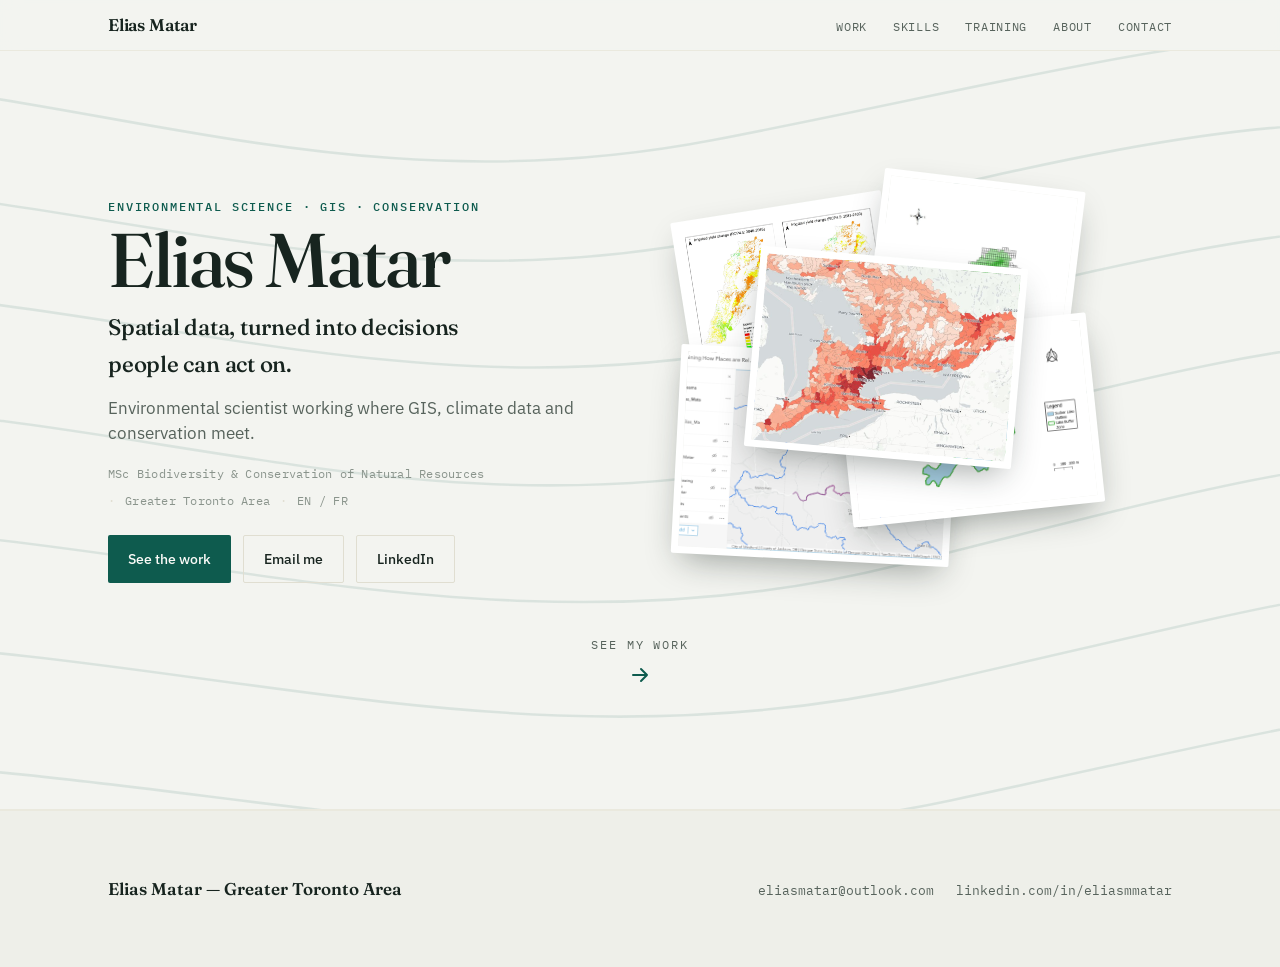
<file: index.html>
<!DOCTYPE html>
<html lang="en">
<head>
<meta charset="utf-8">
<meta name="viewport" content="width=device-width, initial-scale=1">
<title>Elias Matar — Environmental Scientist &amp; GIS</title>
<meta name="description" content="Portfolio of Elias Matar — environmental scientist working with GIS, climate data and conservation in the Greater Toronto Area.">
<link rel="preconnect" href="https://fonts.googleapis.com">
<link rel="preconnect" href="https://fonts.gstatic.com" crossorigin>
<link rel="stylesheet" href="https://fonts.googleapis.com/css2?family=Fraunces:opsz,wght@9..144,400;9..144,500;9..144,600&family=IBM+Plex+Mono:wght@400;500&family=IBM+Plex+Sans:wght@400;450;500;600&display=swap">
<link rel="stylesheet" href="assets/style.css">
</head>
<body>
<script>document.documentElement.classList.add('js');</script>

<header>
  <div class="wrap">
    <a class="brand" href="index.html">Elias Matar</a>
    <nav>
      <a href="work.html">Work</a>
      <a href="skills.html">Skills</a>
      <a href="training.html">Training</a>
      <a href="about.html">About</a>
      <a href="contact.html">Contact</a>
    </nav>
  </div>
</header>

<main id="top">

  <section class="hero">
    <svg class="topo" viewBox="0 0 1200 620" preserveAspectRatio="xMidYMid slice" aria-hidden="true">
      <g fill="none" stroke="currentColor" stroke-width="1.4">
        <path d="M-40,70 C 220,10 380,140 640,90 S 1020,-10 1250,80"/>
        <path d="M-40,130 C 210,66 400,200 660,140 S 1030,44 1250,140"/>
        <path d="M-40,192 C 240,120 420,262 700,196 S 1050,104 1250,204"/>
        <path d="M-40,256 C 250,182 430,330 720,258 S 1060,168 1250,268"/>
        <path d="M-40,320 C 230,250 460,392 740,322 S 1070,232 1250,332"/>
        <path d="M-40,384 C 250,314 470,452 760,386 S 1080,300 1250,396"/>
        <path d="M-40,448 C 240,382 480,512 770,450 S 1090,366 1250,460"/>
        <path d="M-40,512 C 260,448 500,566 790,514 S 1100,432 1250,524"/>
        <path d="M-40,576 C 250,516 500,624 800,578 S 1110,500 1250,588"/>
      </g>
    </svg>
    <div class="wrap">
      <div class="hero-grid">
        <div>
          <p class="eyebrow">Environmental Science · GIS · Conservation</p>
          <h1>Elias Matar</h1>
          <p class="tagline">Spatial data, turned into decisions people can act on.</p>
          <p class="lede">Environmental scientist working where GIS, climate data and
            conservation meet.</p>
          <p class="facts">
            <span>MSc Biodiversity &amp; Conservation of Natural Resources</span>
            <span>Greater Toronto Area</span>
            <span>EN / FR</span>
          </p>
          <div class="cta">
            <a class="solid" href="work.html">See the work</a>
            <a class="outline" href="mailto:eliasmatar@outlook.com">Email me</a>
            <a class="outline" href="https://www.linkedin.com/in/eliasmmatar">LinkedIn</a>
          </div>
        </div>
        <a class="photostack" href="work.html" aria-label="See selected work">
          <img class="p1" src="assets/thesis-yield-change.png" alt="">
          <img class="p2" src="assets/lri-species-suitability.jpg" alt="">
          <img class="p3" src="assets/gis-stream-trace.png" alt="">
          <img class="p4" src="assets/nygep-sucker-lake.png" alt="">
          <img class="p5" src="assets/spills-map-thumb.jpg" alt="">
        </a>
      </div>
      <div class="scroll-cue-wrap">
        <a class="scroll-cue" href="work.html">
          See my work
          <svg viewBox="0 0 24 24" fill="none" stroke="currentColor" stroke-width="2"
            stroke-linecap="round" stroke-linejoin="round" aria-hidden="true">
            <path d="M5 12h14M13 6l6 6-6 6"/>
          </svg>
        </a>
      </div>
    </div>
  </section>

</main>

<footer>
  <div class="wrap">
    <span class="f-name">Elias Matar &mdash; Greater Toronto Area</span>
    <span class="f-links">
      <a href="mailto:eliasmatar@outlook.com">eliasmatar@outlook.com</a>
      <a href="https://www.linkedin.com/in/eliasmmatar">linkedin.com/in/eliasmmatar</a>
    </span>
  </div>
</footer>

<script src="assets/site.js"></script>

</body>
</html>
</file>
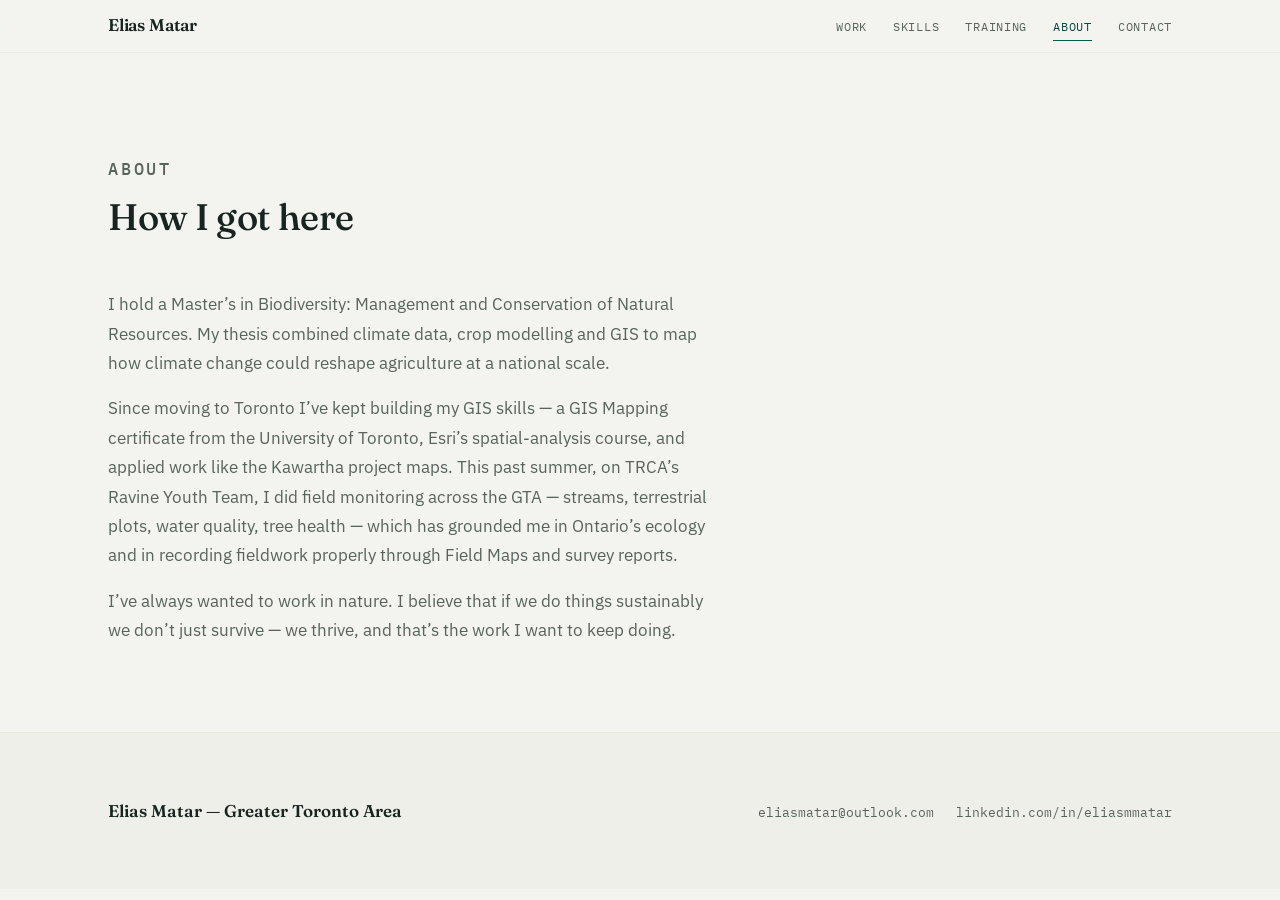
<file: about.html>
<!DOCTYPE html>
<html lang="en">
<head>
<meta charset="utf-8">
<meta name="viewport" content="width=device-width, initial-scale=1">
<title>About — Elias Matar</title>
<meta name="description" content="How I got here: MSc Biodiversity, GIS training, and field monitoring work across the Greater Toronto Area.">
<link rel="preconnect" href="https://fonts.googleapis.com">
<link rel="preconnect" href="https://fonts.gstatic.com" crossorigin>
<link rel="stylesheet" href="https://fonts.googleapis.com/css2?family=Fraunces:opsz,wght@9..144,400;9..144,500;9..144,600&family=IBM+Plex+Mono:wght@400;500&family=IBM+Plex+Sans:wght@400;450;500;600&display=swap">
<link rel="stylesheet" href="assets/style.css">
</head>
<body>
<script>document.documentElement.classList.add('js');</script>

<header>
  <div class="wrap">
    <a class="brand" href="index.html">Elias Matar</a>
    <nav>
      <a href="work.html">Work</a>
      <a href="skills.html">Skills</a>
      <a href="training.html">Training</a>
      <a href="about.html" class="active">About</a>
      <a href="contact.html">Contact</a>
    </nav>
  </div>
</header>

<main>

  <section id="about" class="about">
    <div class="wrap">
      <div class="section-head reveal">
        <p class="eyebrow">About</p>
        <h2>How I got here</h2>
      </div>
      <div class="reveal">
        <p>I hold a Master&rsquo;s in Biodiversity: Management and Conservation of Natural
          Resources. My thesis combined climate data, crop modelling and GIS to map how climate
          change could reshape agriculture at a national scale.</p>
        <p style="margin-top:1rem">Since moving to Toronto I&rsquo;ve kept building my GIS skills
          &mdash; a GIS Mapping certificate from the University of Toronto, Esri&rsquo;s
          spatial-analysis course, and applied work like the Kawartha project maps. This past summer, on
          TRCA&rsquo;s Ravine Youth Team, I did field monitoring across the GTA
          &mdash; streams, terrestrial plots, water quality, tree health &mdash; which has grounded
          me in Ontario&rsquo;s ecology and in recording fieldwork properly through Field Maps and
          survey reports.</p>
        <p style="margin-top:1rem">I&rsquo;ve always wanted to work in nature. I believe that if we
          do things sustainably we don&rsquo;t just survive &mdash; we thrive, and that&rsquo;s the
          work I want to keep doing.</p>
      </div>
    </div>
  </section>

</main>

<footer>
  <div class="wrap">
    <span class="f-name">Elias Matar &mdash; Greater Toronto Area</span>
    <span class="f-links">
      <a href="mailto:eliasmatar@outlook.com">eliasmatar@outlook.com</a>
      <a href="https://www.linkedin.com/in/eliasmmatar">linkedin.com/in/eliasmmatar</a>
    </span>
  </div>
</footer>

<script src="assets/site.js"></script>

</body>
</html>
</file>
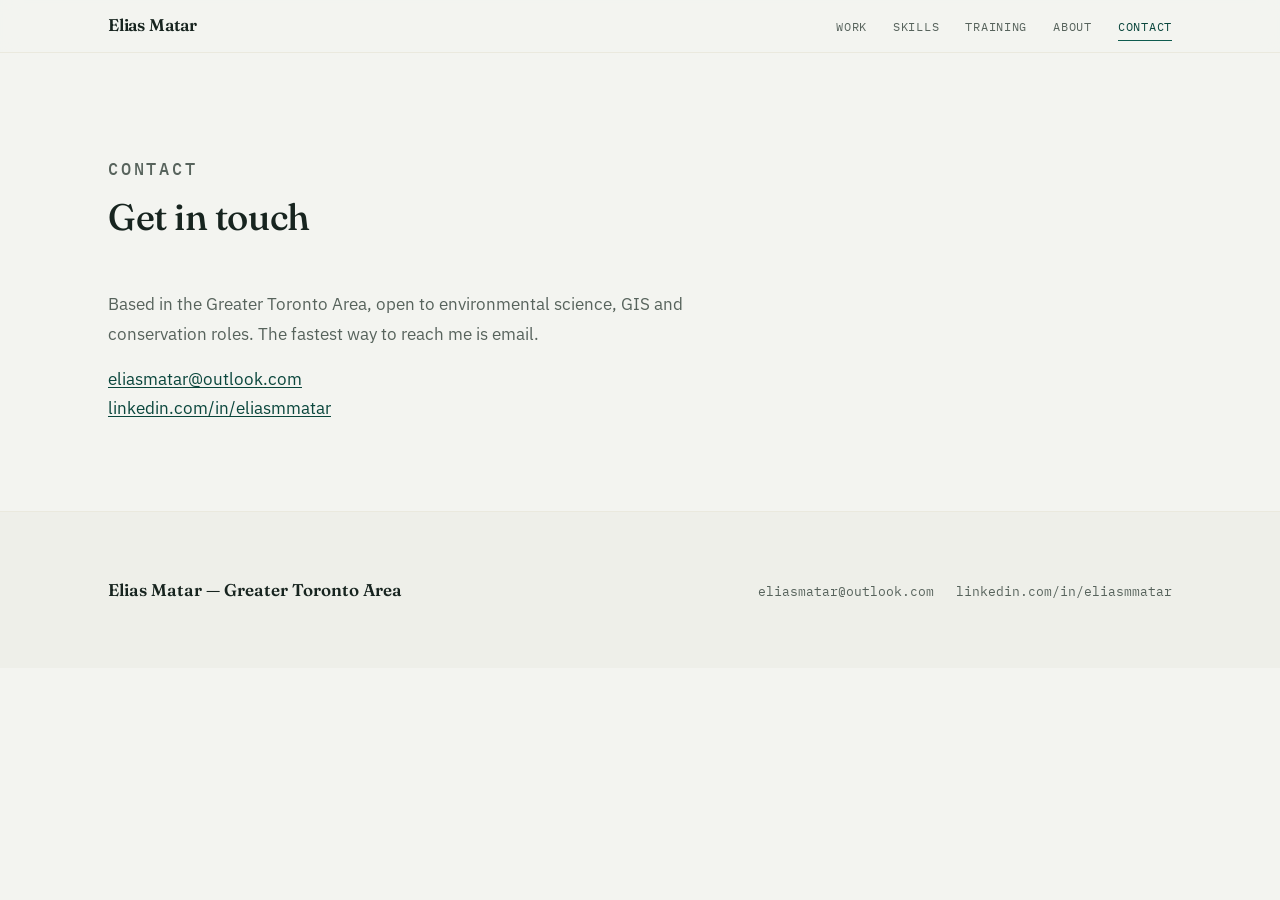
<file: contact.html>
<!DOCTYPE html>
<html lang="en">
<head>
<meta charset="utf-8">
<meta name="viewport" content="width=device-width, initial-scale=1">
<title>Contact — Elias Matar</title>
<meta name="description" content="Get in touch with Elias Matar — environmental scientist working with GIS, climate data and conservation in the Greater Toronto Area.">
<link rel="preconnect" href="https://fonts.googleapis.com">
<link rel="preconnect" href="https://fonts.gstatic.com" crossorigin>
<link rel="stylesheet" href="https://fonts.googleapis.com/css2?family=Fraunces:opsz,wght@9..144,400;9..144,500;9..144,600&family=IBM+Plex+Mono:wght@400;500&family=IBM+Plex+Sans:wght@400;450;500;600&display=swap">
<link rel="stylesheet" href="assets/style.css">
</head>
<body>
<script>document.documentElement.classList.add('js');</script>

<header>
  <div class="wrap">
    <a class="brand" href="index.html">Elias Matar</a>
    <nav>
      <a href="work.html">Work</a>
      <a href="skills.html">Skills</a>
      <a href="training.html">Training</a>
      <a href="about.html">About</a>
      <a href="contact.html" class="active">Contact</a>
    </nav>
  </div>
</header>

<main>

  <section id="contact-page" class="about">
    <div class="wrap">
      <div class="section-head reveal">
        <p class="eyebrow">Contact</p>
        <h2>Get in touch</h2>
      </div>
      <div class="reveal">
        <p>Based in the Greater Toronto Area, open to environmental science, GIS and
          conservation roles. The fastest way to reach me is email.</p>
        <p style="margin-top:1rem">
          <a href="mailto:eliasmatar@outlook.com">eliasmatar@outlook.com</a><br>
          <a href="https://www.linkedin.com/in/eliasmmatar">linkedin.com/in/eliasmmatar</a>
        </p>
      </div>
    </div>
  </section>

</main>

<footer>
  <div class="wrap">
    <span class="f-name">Elias Matar &mdash; Greater Toronto Area</span>
    <span class="f-links">
      <a href="mailto:eliasmatar@outlook.com">eliasmatar@outlook.com</a>
      <a href="https://www.linkedin.com/in/eliasmmatar">linkedin.com/in/eliasmmatar</a>
    </span>
  </div>
</footer>

<script src="assets/site.js"></script>

</body>
</html>
</file>
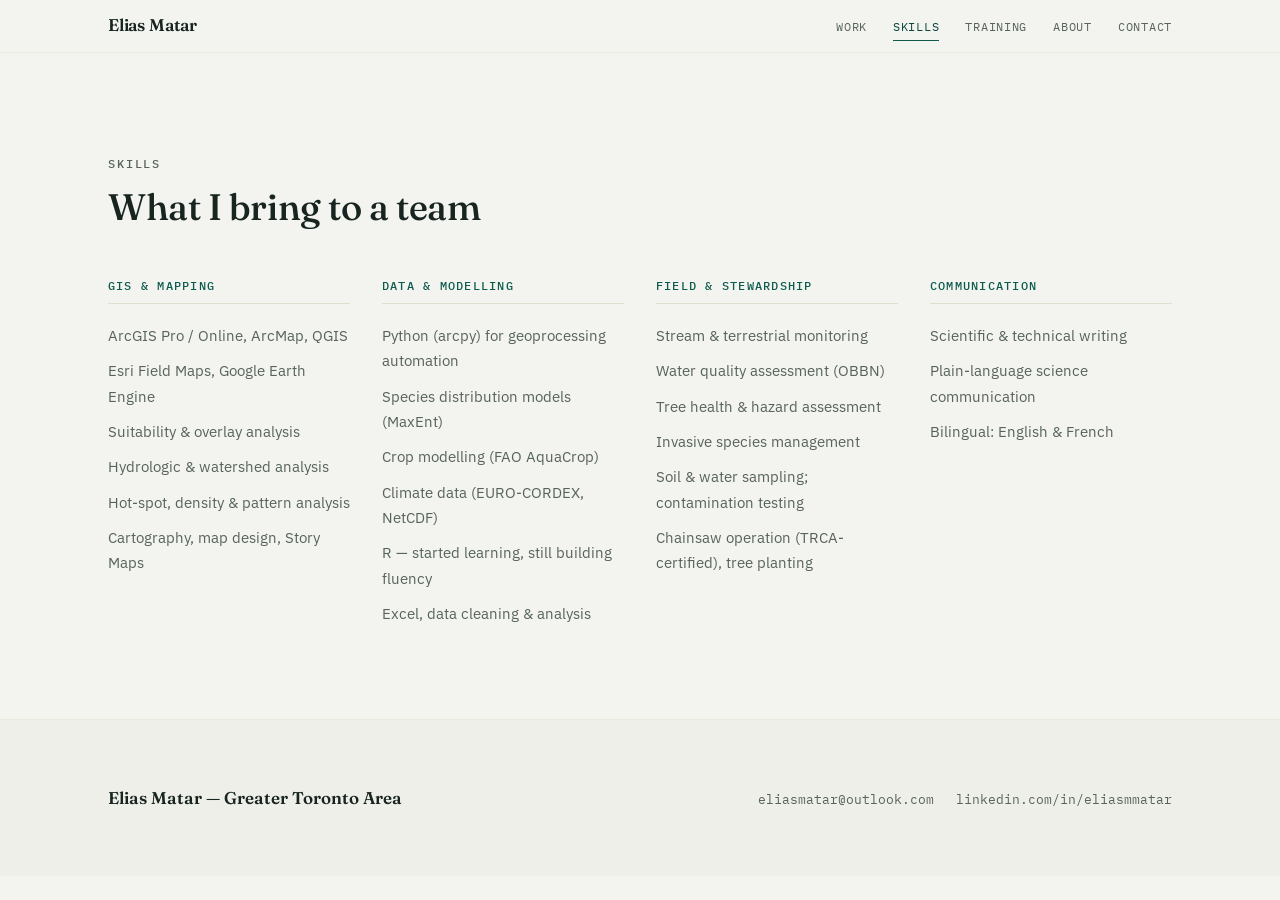
<file: skills.html>
<!DOCTYPE html>
<html lang="en">
<head>
<meta charset="utf-8">
<meta name="viewport" content="width=device-width, initial-scale=1">
<title>Skills — Elias Matar</title>
<meta name="description" content="GIS and mapping, data and modelling, field and stewardship, and communication skills.">
<link rel="preconnect" href="https://fonts.googleapis.com">
<link rel="preconnect" href="https://fonts.gstatic.com" crossorigin>
<link rel="stylesheet" href="https://fonts.googleapis.com/css2?family=Fraunces:opsz,wght@9..144,400;9..144,500;9..144,600&family=IBM+Plex+Mono:wght@400;500&family=IBM+Plex+Sans:wght@400;450;500;600&display=swap">
<link rel="stylesheet" href="assets/style.css">
</head>
<body>
<script>document.documentElement.classList.add('js');</script>

<header>
  <div class="wrap">
    <a class="brand" href="index.html">Elias Matar</a>
    <nav>
      <a href="work.html">Work</a>
      <a href="skills.html" class="active">Skills</a>
      <a href="training.html">Training</a>
      <a href="about.html">About</a>
      <a href="contact.html">Contact</a>
    </nav>
  </div>
</header>

<main>

  <section id="skills">
    <div class="wrap">
      <div class="section-head reveal">
        <p class="eyebrow">Skills</p>
        <h2>What I bring to a team</h2>
      </div>
      <div class="cols reveal">
        <div>
          <h3>GIS &amp; mapping</h3>
          <ul>
            <li>ArcGIS Pro / Online, ArcMap, QGIS</li>
            <li>Esri Field Maps, Google Earth Engine</li>
            <li>Suitability &amp; overlay analysis</li>
            <li>Hydrologic &amp; watershed analysis</li>
            <li>Hot-spot, density &amp; pattern analysis</li>
            <li>Cartography, map design, Story Maps</li>
          </ul>
        </div>
        <div>
          <h3>Data &amp; modelling</h3>
          <ul>
            <li>Python (arcpy) for geoprocessing automation</li>
            <li>Species distribution models (MaxEnt)</li>
            <li>Crop modelling (FAO AquaCrop)</li>
            <li>Climate data (EURO-CORDEX, NetCDF)</li>
            <li>R &mdash; started learning, still building fluency</li>
            <li>Excel, data cleaning &amp; analysis</li>
          </ul>
        </div>
        <div>
          <h3>Field &amp; stewardship</h3>
          <ul>
            <li>Stream &amp; terrestrial monitoring</li>
            <li>Water quality assessment (OBBN)</li>
            <li>Tree health &amp; hazard assessment</li>
            <li>Invasive species management</li>
            <li>Soil &amp; water sampling; contamination testing</li>
            <li>Chainsaw operation (TRCA-certified), tree planting</li>
          </ul>
        </div>
        <div>
          <h3>Communication</h3>
          <ul>
            <li>Scientific &amp; technical writing</li>
            <li>Plain-language science communication</li>
            <li>Bilingual: English &amp; French</li>
          </ul>
        </div>
      </div>
    </div>
  </section>

</main>

<footer>
  <div class="wrap">
    <span class="f-name">Elias Matar &mdash; Greater Toronto Area</span>
    <span class="f-links">
      <a href="mailto:eliasmatar@outlook.com">eliasmatar@outlook.com</a>
      <a href="https://www.linkedin.com/in/eliasmmatar">linkedin.com/in/eliasmmatar</a>
    </span>
  </div>
</footer>

<script src="assets/site.js"></script>

</body>
</html>
</file>
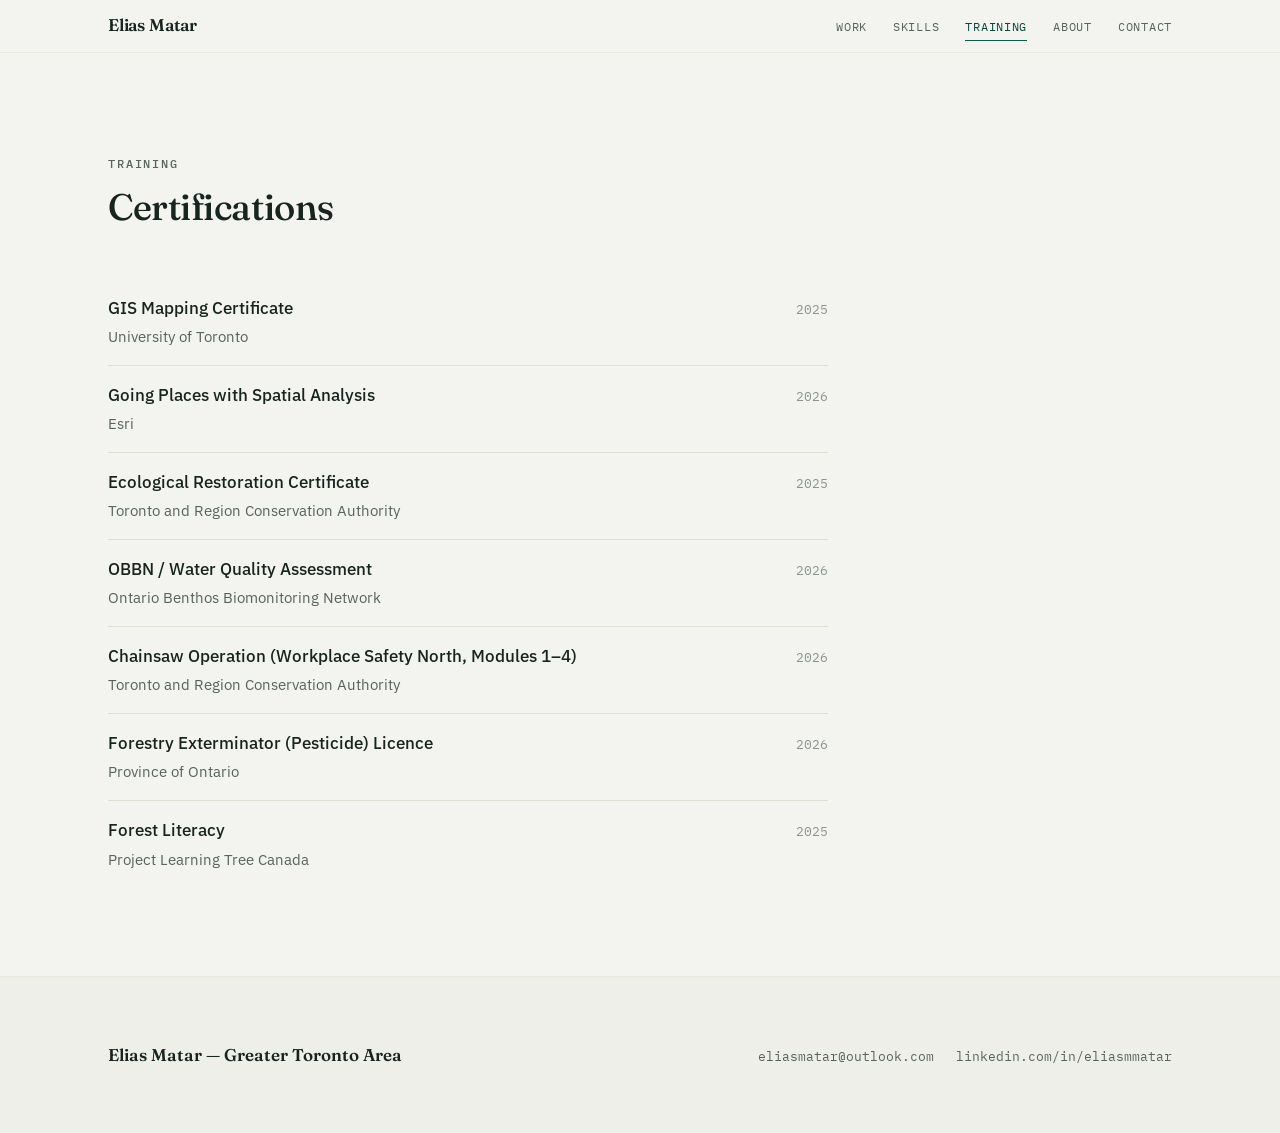
<file: training.html>
<!DOCTYPE html>
<html lang="en">
<head>
<meta charset="utf-8">
<meta name="viewport" content="width=device-width, initial-scale=1">
<title>Training — Elias Matar</title>
<meta name="description" content="Certifications: GIS Mapping, Esri spatial analysis, ecological restoration, water quality assessment, chainsaw operation, forestry exterminator licence, forest literacy.">
<link rel="preconnect" href="https://fonts.googleapis.com">
<link rel="preconnect" href="https://fonts.gstatic.com" crossorigin>
<link rel="stylesheet" href="https://fonts.googleapis.com/css2?family=Fraunces:opsz,wght@9..144,400;9..144,500;9..144,600&family=IBM+Plex+Mono:wght@400;500&family=IBM+Plex+Sans:wght@400;450;500;600&display=swap">
<link rel="stylesheet" href="assets/style.css">
</head>
<body>
<script>document.documentElement.classList.add('js');</script>

<header>
  <div class="wrap">
    <a class="brand" href="index.html">Elias Matar</a>
    <nav>
      <a href="work.html">Work</a>
      <a href="skills.html">Skills</a>
      <a href="training.html" class="active">Training</a>
      <a href="about.html">About</a>
      <a href="contact.html">Contact</a>
    </nav>
  </div>
</header>

<main>

  <section id="certs">
    <div class="wrap">
      <div class="section-head reveal">
        <p class="eyebrow">Training</p>
        <h2>Certifications</h2>
      </div>
      <ul class="certs reveal">
        <li>
          <span><span class="c-name">GIS Mapping Certificate</span><br><span class="c-org">University of Toronto</span></span>
          <span class="c-year">2025</span>
        </li>
        <li>
          <span><span class="c-name">Going Places with Spatial Analysis</span><br><span class="c-org">Esri</span></span>
          <span class="c-year">2026</span>
        </li>
        <li>
          <span><span class="c-name">Ecological Restoration Certificate</span><br><span class="c-org">Toronto and Region Conservation Authority</span></span>
          <span class="c-year">2025</span>
        </li>
        <li>
          <span><span class="c-name">OBBN / Water Quality Assessment</span><br><span class="c-org">Ontario Benthos Biomonitoring Network</span></span>
          <span class="c-year">2026</span>
        </li>
        <li>
          <span><span class="c-name">Chainsaw Operation (Workplace Safety North, Modules 1&ndash;4)</span><br><span class="c-org">Toronto and Region Conservation Authority</span></span>
          <span class="c-year">2026</span>
        </li>
        <li>
          <span><span class="c-name">Forestry Exterminator (Pesticide) Licence</span><br><span class="c-org">Province of Ontario</span></span>
          <span class="c-year">2026</span>
        </li>
        <li>
          <span><span class="c-name">Forest Literacy</span><br><span class="c-org">Project Learning Tree Canada</span></span>
          <span class="c-year">2025</span>
        </li>
      </ul>
    </div>
  </section>

</main>

<footer>
  <div class="wrap">
    <span class="f-name">Elias Matar &mdash; Greater Toronto Area</span>
    <span class="f-links">
      <a href="mailto:eliasmatar@outlook.com">eliasmatar@outlook.com</a>
      <a href="https://www.linkedin.com/in/eliasmmatar">linkedin.com/in/eliasmmatar</a>
    </span>
  </div>
</footer>

<script src="assets/site.js"></script>

</body>
</html>
</file>
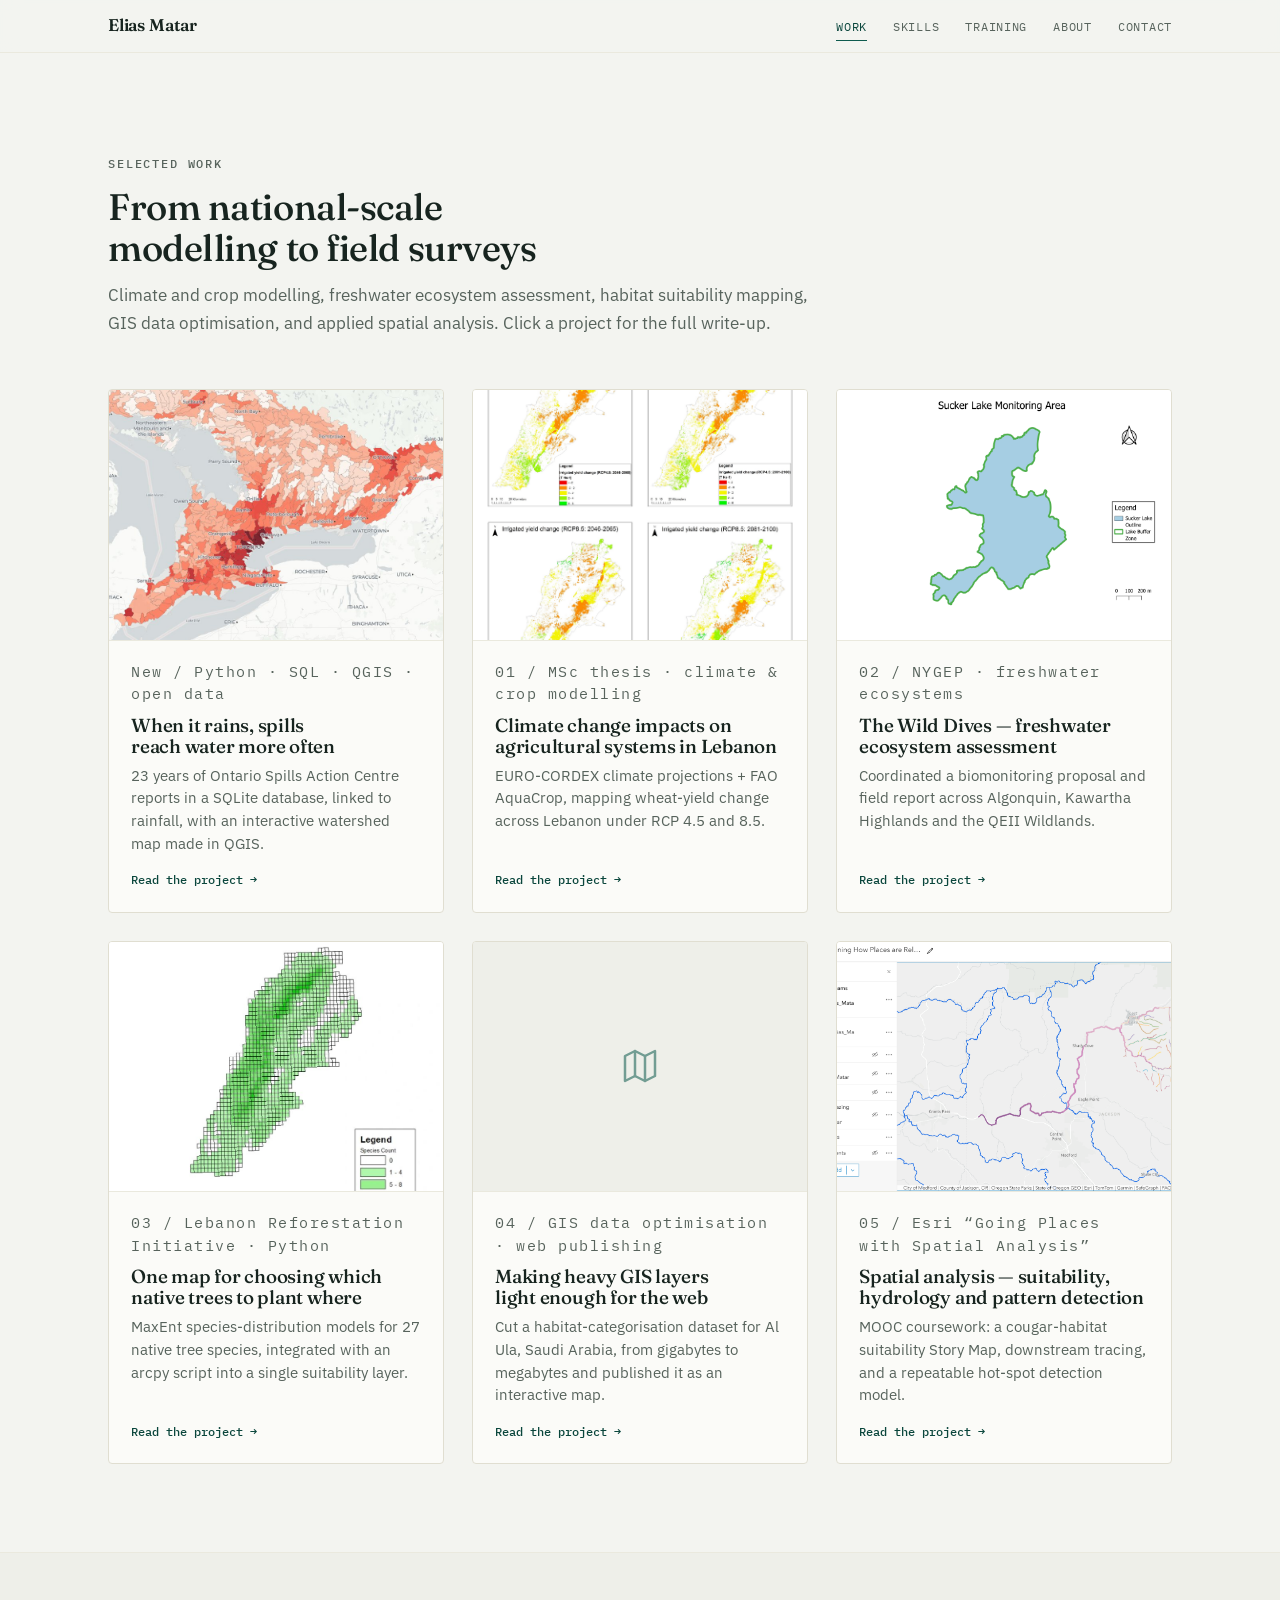
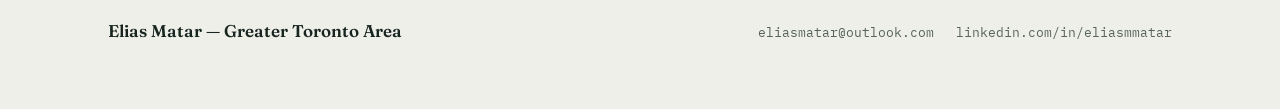
<file: work.html>
<!DOCTYPE html>
<html lang="en">
<head>
<meta charset="utf-8">
<meta name="viewport" content="width=device-width, initial-scale=1">
<title>Work — Elias Matar</title>
<meta name="description" content="Selected work: climate and crop modelling, freshwater ecosystem assessment, habitat suitability mapping, GIS data optimisation, applied spatial analysis, and spill data analysis in Python and SQL.">
<link rel="preconnect" href="https://fonts.googleapis.com">
<link rel="preconnect" href="https://fonts.gstatic.com" crossorigin>
<link rel="stylesheet" href="https://fonts.googleapis.com/css2?family=Fraunces:opsz,wght@9..144,400;9..144,500;9..144,600&family=IBM+Plex+Mono:wght@400;500&family=IBM+Plex+Sans:wght@400;450;500;600&display=swap">
<link rel="stylesheet" href="assets/style.css">
</head>
<body>
<script>document.documentElement.classList.add('js');</script>

<header>
  <div class="wrap">
    <a class="brand" href="index.html">Elias Matar</a>
    <nav>
      <a href="work.html" class="active">Work</a>
      <a href="skills.html">Skills</a>
      <a href="training.html">Training</a>
      <a href="about.html">About</a>
      <a href="contact.html">Contact</a>
    </nav>
  </div>
</header>

<main>

  <section id="work">
    <div class="wrap">
      <div class="section-head reveal">
        <p class="eyebrow">Selected work</p>
        <h2>From national-scale modelling to field surveys</h2>
        <p>Climate and crop modelling, freshwater ecosystem assessment, habitat suitability mapping, GIS data optimisation, and applied spatial analysis. Click a project for the full write-up.</p>
      </div>

      <div class="work-grid">

        <a class="work-card reveal" href="work/ontario-spills.html">
          <div class="thumb"><img src="assets/spills-map-thumb.jpg" alt="" loading="lazy"></div>
          <div class="work-card__body">
            <p class="project__index">New / Python · SQL · QGIS · open data</p>
            <h3>When it rains, spills reach water more often</h3>
            <p>23 years of Ontario Spills Action Centre reports in a SQLite database, linked to rainfall, with an interactive watershed map made in QGIS.</p>
            <span class="card-arrow">Read the project</span>
          </div>
        </a>

        <a class="work-card reveal" href="work/thesis.html">
          <div class="thumb"><img src="assets/thesis-yield-change.png" alt="" loading="lazy"></div>
          <div class="work-card__body">
            <p class="project__index">01 / MSc thesis · climate &amp; crop modelling</p>
            <h3>Climate change impacts on agricultural systems in Lebanon</h3>
            <p>EURO-CORDEX climate projections + FAO AquaCrop, mapping wheat-yield change across Lebanon under RCP 4.5 and 8.5.</p>
            <span class="card-arrow">Read the project</span>
          </div>
        </a>

        <a class="work-card reveal" href="work/nygep.html">
          <div class="thumb"><img src="assets/nygep-sucker-lake.png" alt="" loading="lazy"></div>
          <div class="work-card__body">
            <p class="project__index">02 / NYGEP · freshwater ecosystems</p>
            <h3>The Wild Dives &mdash; freshwater ecosystem assessment</h3>
            <p>Coordinated a biomonitoring proposal and field report across Algonquin, Kawartha Highlands and the QEII Wildlands.</p>
            <span class="card-arrow">Read the project</span>
          </div>
        </a>

        <a class="work-card reveal" href="work/lri-habitat.html">
          <div class="thumb"><img src="assets/lri-species-suitability.jpg" alt="" loading="lazy"></div>
          <div class="work-card__body">
            <p class="project__index">03 / Lebanon Reforestation Initiative · Python</p>
            <h3>One map for choosing which native trees to plant where</h3>
            <p>MaxEnt species-distribution models for 27 native tree species, integrated with an arcpy script into a single suitability layer.</p>
            <span class="card-arrow">Read the project</span>
          </div>
        </a>

        <a class="work-card work-card--noimg reveal" href="work/al-ula-map.html">
          <div class="thumb" aria-hidden="true">
            <svg viewBox="0 0 24 24" fill="none" stroke="currentColor" stroke-width="1.5" stroke-linecap="round" stroke-linejoin="round">
              <path d="M3 6l6-3 6 3 6-3v15l-6 3-6-3-6 3V6z"/>
              <path d="M9 3v15M15 6v15"/>
            </svg>
          </div>
          <div class="work-card__body">
            <p class="project__index">04 / GIS data optimisation · web publishing</p>
            <h3>Making heavy GIS layers light enough for the web</h3>
            <p>Cut a habitat-categorisation dataset for Al Ula, Saudi Arabia, from gigabytes to megabytes and published it as an interactive map.</p>
            <span class="card-arrow">Read the project</span>
          </div>
        </a>

        <a class="work-card reveal" href="work/esri-spatial-analysis.html">
          <div class="thumb"><img src="assets/gis-stream-trace.png" alt="" loading="lazy"></div>
          <div class="work-card__body">
            <p class="project__index">05 / Esri &ldquo;Going Places with Spatial Analysis&rdquo;</p>
            <h3>Spatial analysis &mdash; suitability, hydrology and pattern detection</h3>
            <p>MOOC coursework: a cougar-habitat suitability Story Map, downstream tracing, and a repeatable hot-spot detection model.</p>
            <span class="card-arrow">Read the project</span>
          </div>
        </a>

      </div>
    </div>
  </section>

</main>

<footer>
  <div class="wrap">
    <span class="f-name">Elias Matar &mdash; Greater Toronto Area</span>
    <span class="f-links">
      <a href="mailto:eliasmatar@outlook.com">eliasmatar@outlook.com</a>
      <a href="https://www.linkedin.com/in/eliasmmatar">linkedin.com/in/eliasmmatar</a>
    </span>
  </div>
</footer>

<script src="assets/site.js"></script>

</body>
</html>
</file>
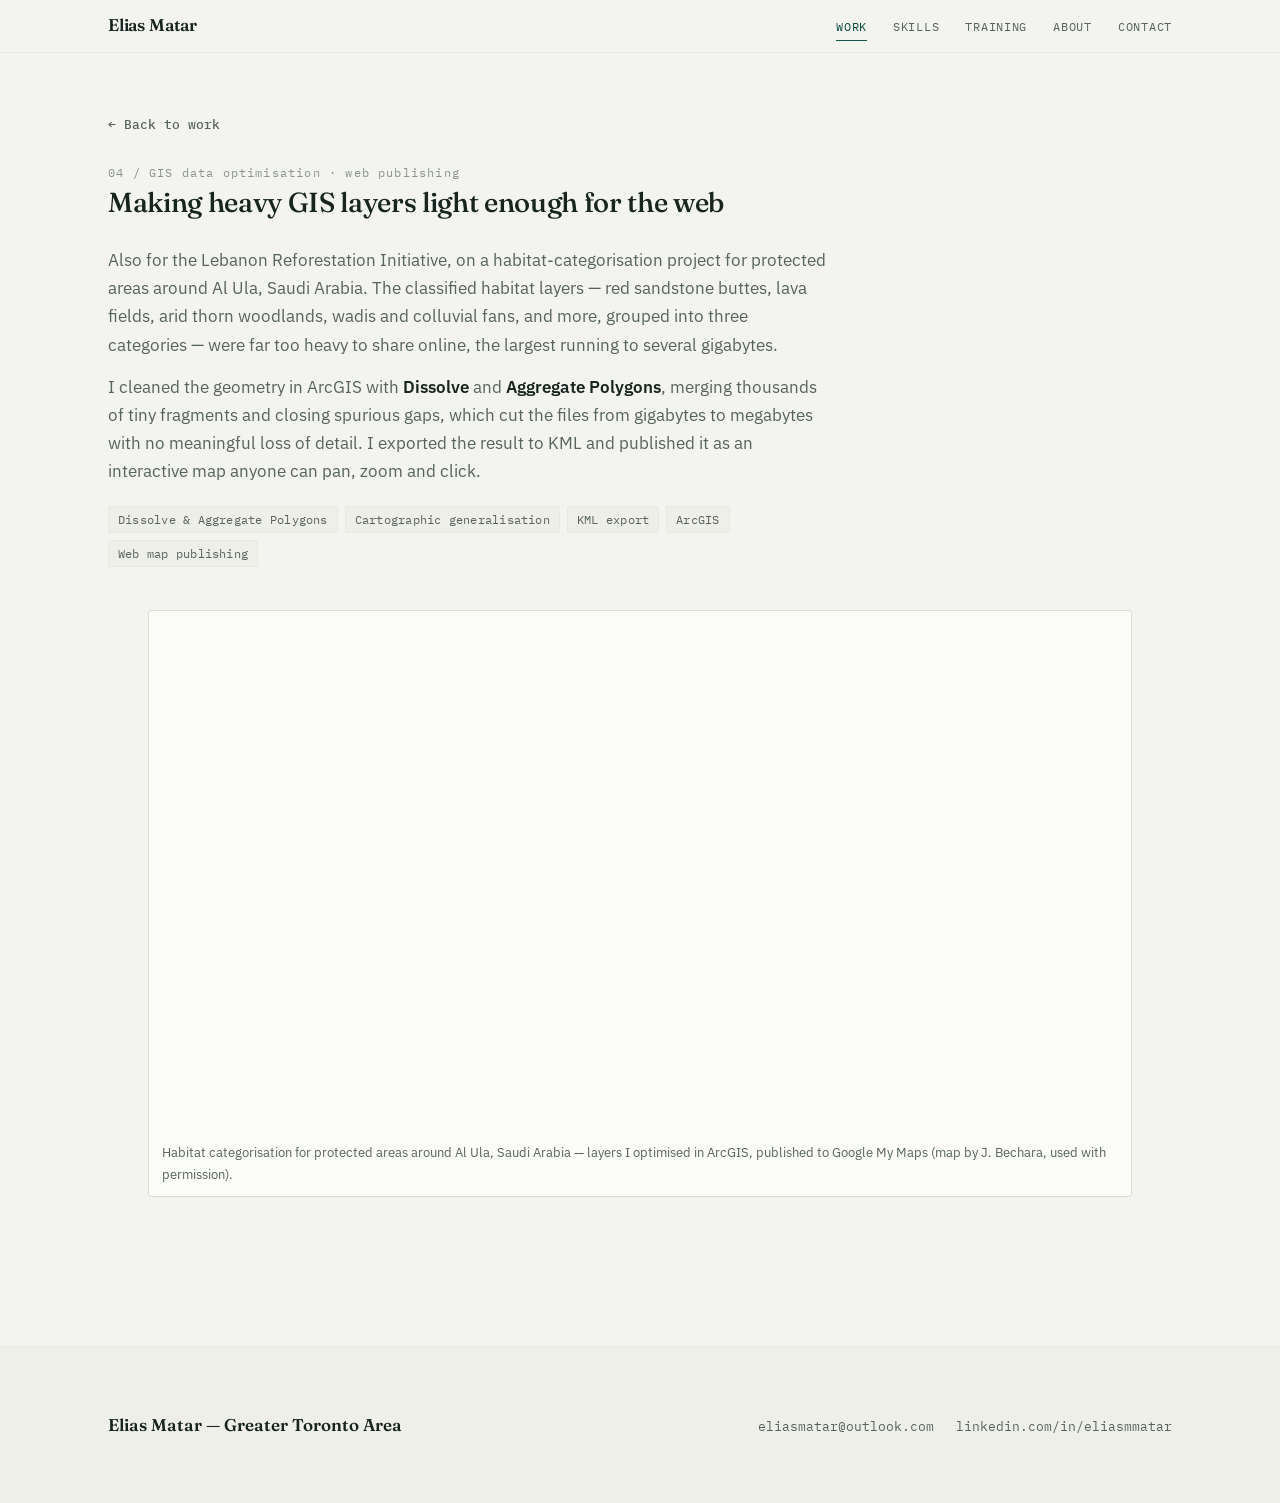
<file: work/al-ula-map.html>
<!DOCTYPE html>
<html lang="en">
<head>
<meta charset="utf-8">
<meta name="viewport" content="width=device-width, initial-scale=1">
<title>Making heavy GIS layers light enough for the web — Elias Matar</title>
<meta name="description" content="GIS data optimisation and web publishing for a habitat-categorisation map around Al Ula, Saudi Arabia.">
<link rel="preconnect" href="https://fonts.googleapis.com">
<link rel="preconnect" href="https://fonts.gstatic.com" crossorigin>
<link rel="stylesheet" href="https://fonts.googleapis.com/css2?family=Fraunces:opsz,wght@9..144,400;9..144,500;9..144,600&family=IBM+Plex+Mono:wght@400;500&family=IBM+Plex+Sans:wght@400;450;500;600&display=swap">
<link rel="stylesheet" href="../assets/style.css">
</head>
<body>
<script>document.documentElement.classList.add('js');</script>

<header>
  <div class="wrap">
    <a class="brand" href="../index.html">Elias Matar</a>
    <nav>
      <a href="../work.html" class="active">Work</a>
      <a href="../skills.html">Skills</a>
      <a href="../training.html">Training</a>
      <a href="../about.html">About</a>
      <a href="../contact.html">Contact</a>
    </nav>
  </div>
</header>

<main>
  <section class="project-page">
    <div class="wrap">
      <a class="back-link reveal" href="../work.html">&larr; Back to work</a>

      <article class="project reveal" style="border-top:0;padding-top:0">
        <div>
          <p class="project__index">04 / GIS data optimisation · web publishing</p>
          <h3>Making heavy GIS layers light enough for the web</h3>
        </div>
        <div class="project__body">
          <p>Also for the Lebanon Reforestation Initiative, on a habitat-categorisation project
            for protected areas around Al&nbsp;Ula, Saudi Arabia. The classified habitat layers
            &mdash; red sandstone buttes, lava fields, arid thorn woodlands, wadis and colluvial
            fans, and more, grouped into three categories &mdash; were far too heavy to share
            online, the largest running to several gigabytes.</p>
          <p>I cleaned the geometry in ArcGIS with <strong>Dissolve</strong> and
            <strong>Aggregate Polygons</strong>, merging thousands of tiny fragments and closing
            spurious gaps, which cut the files from gigabytes to megabytes with no meaningful loss
            of detail. I exported the result to KML and published it as an interactive map anyone
            can pan, zoom and click.</p>
          <ul class="tags">
            <li>Dissolve &amp; Aggregate Polygons</li><li>Cartographic generalisation</li>
            <li>KML export</li><li>ArcGIS</li><li>Web map publishing</li>
          </ul>
        </div>
        <figure class="mapframe">
          <iframe src="https://www.google.com/maps/d/embed?mid=19TQKFEXBNpl3dPKSPWk141f-qr_l0oc"
            title="Interactive habitat-categorisation map for protected areas around Al Ula, Saudi Arabia" loading="lazy"></iframe>
          <figcaption>Habitat categorisation for protected areas around Al&nbsp;Ula, Saudi Arabia &mdash;
            layers I optimised in ArcGIS, published to Google&nbsp;My&nbsp;Maps (map by J.&nbsp;Bechara, used with permission).</figcaption>
        </figure>
      </article>
    </div>
  </section>
</main>

<footer id="contact">
  <div class="wrap">
    <span class="f-name">Elias Matar &mdash; Greater Toronto Area</span>
    <span class="f-links">
      <a href="mailto:eliasmatar@outlook.com">eliasmatar@outlook.com</a>
      <a href="https://www.linkedin.com/in/eliasmmatar">linkedin.com/in/eliasmmatar</a>
    </span>
  </div>
</footer>

<script src="../assets/site.js"></script>
</body>
</html>
</file>
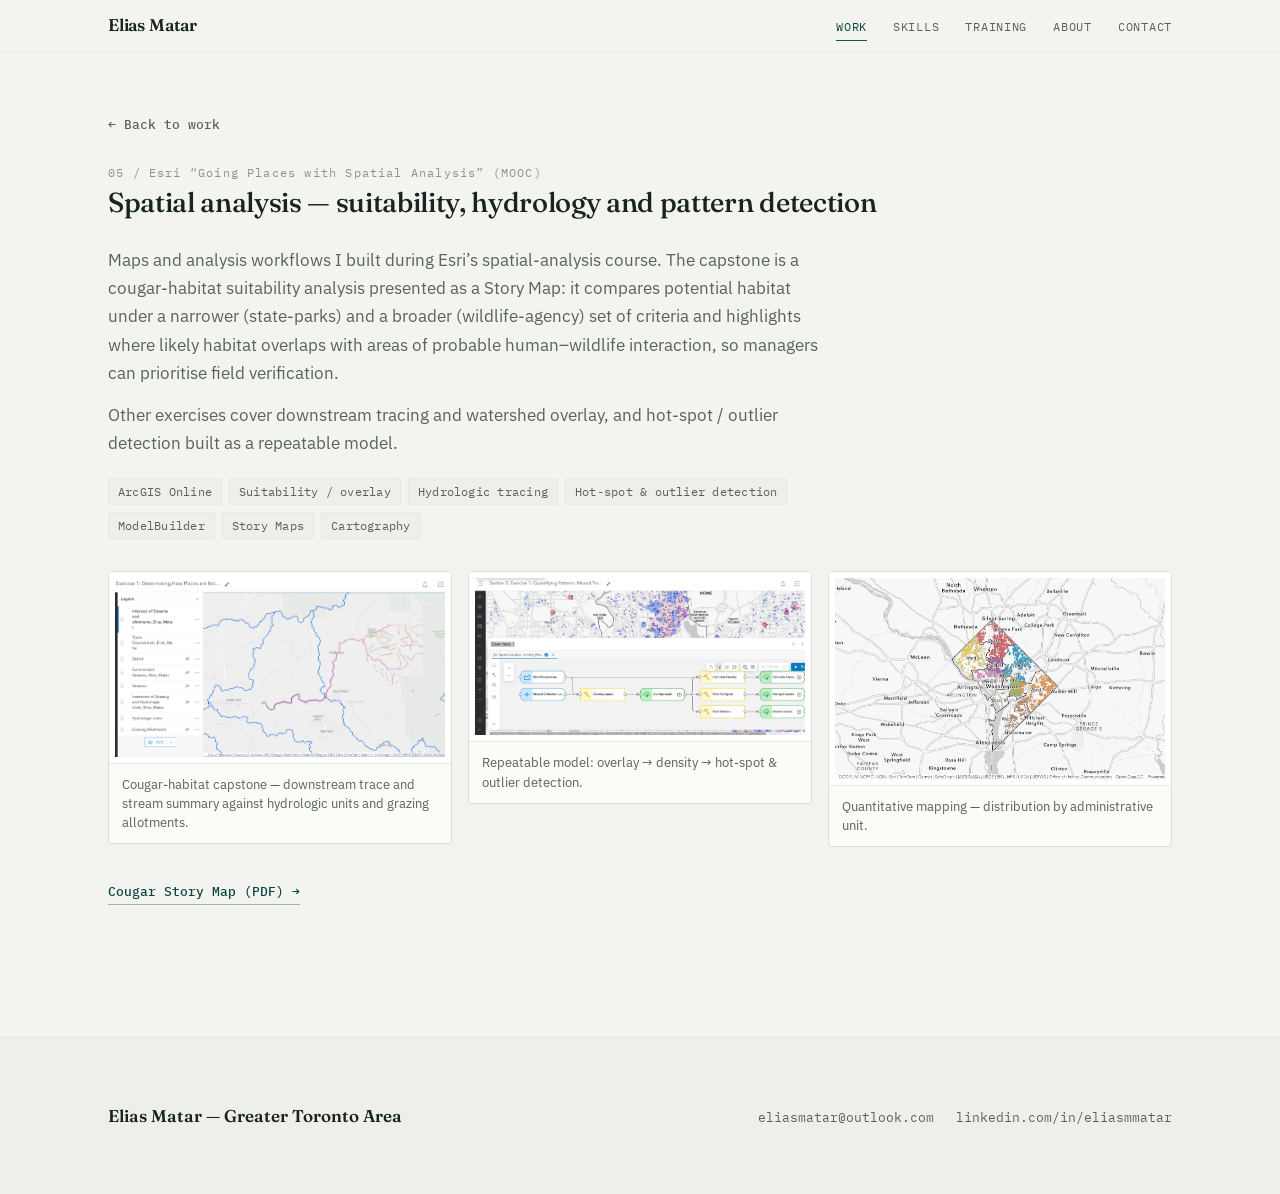
<file: work/esri-spatial-analysis.html>
<!DOCTYPE html>
<html lang="en">
<head>
<meta charset="utf-8">
<meta name="viewport" content="width=device-width, initial-scale=1">
<title>Spatial analysis — suitability, hydrology and pattern detection — Elias Matar</title>
<meta name="description" content="Coursework from Esri's Going Places with Spatial Analysis: cougar-habitat suitability, hydrologic tracing, hot-spot detection.">
<link rel="preconnect" href="https://fonts.googleapis.com">
<link rel="preconnect" href="https://fonts.gstatic.com" crossorigin>
<link rel="stylesheet" href="https://fonts.googleapis.com/css2?family=Fraunces:opsz,wght@9..144,400;9..144,500;9..144,600&family=IBM+Plex+Mono:wght@400;500&family=IBM+Plex+Sans:wght@400;450;500;600&display=swap">
<link rel="stylesheet" href="../assets/style.css">
</head>
<body>
<script>document.documentElement.classList.add('js');</script>

<header>
  <div class="wrap">
    <a class="brand" href="../index.html">Elias Matar</a>
    <nav>
      <a href="../work.html" class="active">Work</a>
      <a href="../skills.html">Skills</a>
      <a href="../training.html">Training</a>
      <a href="../about.html">About</a>
      <a href="../contact.html">Contact</a>
    </nav>
  </div>
</header>

<main>
  <section class="project-page">
    <div class="wrap">
      <a class="back-link reveal" href="../work.html">&larr; Back to work</a>

      <article class="project reveal" style="border-top:0;padding-top:0">
        <div>
          <p class="project__index">05 / Esri &ldquo;Going Places with Spatial Analysis&rdquo; (MOOC)</p>
          <h3>Spatial analysis &mdash; suitability, hydrology and pattern detection</h3>
        </div>
        <div class="project__body">
          <p>Maps and analysis workflows I built during Esri&rsquo;s spatial-analysis course. The
            capstone is a cougar-habitat suitability analysis presented as a Story Map: it compares
            potential habitat under a narrower (state-parks) and a broader (wildlife-agency) set of
            criteria and highlights where likely habitat overlaps with areas of probable
            human&ndash;wildlife interaction, so managers can prioritise field verification.</p>
          <p>Other exercises cover downstream tracing and watershed overlay, and hot-spot / outlier
            detection built as a repeatable model.</p>
          <ul class="tags">
            <li>ArcGIS Online</li><li>Suitability / overlay</li><li>Hydrologic tracing</li>
            <li>Hot-spot &amp; outlier detection</li><li>ModelBuilder</li><li>Story Maps</li><li>Cartography</li>
          </ul>
        </div>
        <div class="gallery gallery--maps">
          <figure>
            <img src="../assets/gis-stream-trace.png" alt="Downstream trace and stream summary over watershed boundaries">
            <figcaption>Cougar-habitat capstone &mdash; downstream trace and stream summary against hydrologic units and grazing allotments.</figcaption>
          </figure>
          <figure>
            <img src="../assets/gis-model-builder.png" alt="ArcGIS model: overlay, density, hot spots and outliers">
            <figcaption>Repeatable model: overlay &rarr; density &rarr; hot-spot &amp; outlier detection.</figcaption>
          </figure>
          <figure>
            <img src="../assets/gis-dc-wards.png" alt="Ward-level quantitative map">
            <figcaption>Quantitative mapping &mdash; distribution by administrative unit.</figcaption>
          </figure>
        </div>
        <div class="links">
          <a href="../assets/Cougar_Habitat_Analysis_StoryMap.pdf">Cougar Story Map (PDF)</a>
        </div>
      </article>
    </div>
  </section>
</main>

<footer id="contact">
  <div class="wrap">
    <span class="f-name">Elias Matar &mdash; Greater Toronto Area</span>
    <span class="f-links">
      <a href="mailto:eliasmatar@outlook.com">eliasmatar@outlook.com</a>
      <a href="https://www.linkedin.com/in/eliasmmatar">linkedin.com/in/eliasmmatar</a>
    </span>
  </div>
</footer>

<script src="../assets/site.js"></script>
</body>
</html>
</file>
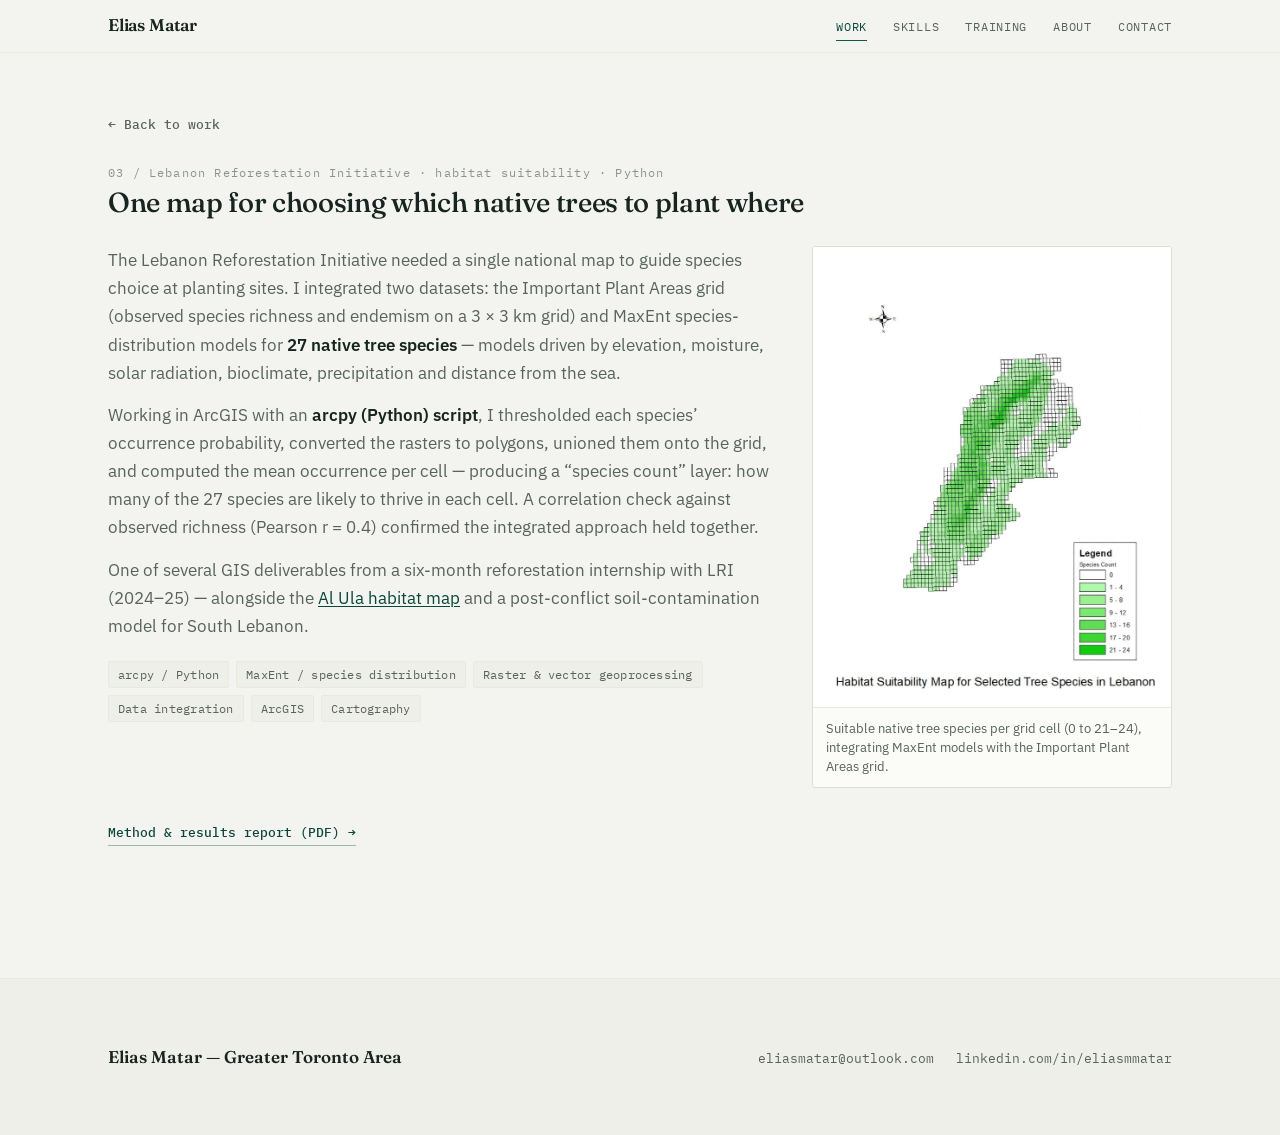
<file: work/lri-habitat.html>
<!DOCTYPE html>
<html lang="en">
<head>
<meta charset="utf-8">
<meta name="viewport" content="width=device-width, initial-scale=1">
<title>Habitat suitability mapping for reforestation — Elias Matar</title>
<meta name="description" content="Lebanon Reforestation Initiative: a national habitat suitability map for 27 native tree species, built with MaxEnt and arcpy.">
<link rel="preconnect" href="https://fonts.googleapis.com">
<link rel="preconnect" href="https://fonts.gstatic.com" crossorigin>
<link rel="stylesheet" href="https://fonts.googleapis.com/css2?family=Fraunces:opsz,wght@9..144,400;9..144,500;9..144,600&family=IBM+Plex+Mono:wght@400;500&family=IBM+Plex+Sans:wght@400;450;500;600&display=swap">
<link rel="stylesheet" href="../assets/style.css">
</head>
<body>
<script>document.documentElement.classList.add('js');</script>

<header>
  <div class="wrap">
    <a class="brand" href="../index.html">Elias Matar</a>
    <nav>
      <a href="../work.html" class="active">Work</a>
      <a href="../skills.html">Skills</a>
      <a href="../training.html">Training</a>
      <a href="../about.html">About</a>
      <a href="../contact.html">Contact</a>
    </nav>
  </div>
</header>

<main>
  <section class="project-page">
    <div class="wrap">
      <a class="back-link reveal" href="../work.html">&larr; Back to work</a>

      <article class="project reveal" style="border-top:0;padding-top:0">
        <div>
          <p class="project__index">03 / Lebanon Reforestation Initiative · habitat suitability · Python</p>
          <h3>One map for choosing which native trees to plant where</h3>
        </div>
        <div class="project__cols">
          <div class="project__body">
            <p>The Lebanon Reforestation Initiative needed a single national map to guide species
              choice at planting sites. I integrated two datasets: the Important Plant Areas grid
              (observed species richness and endemism on a 3&nbsp;&times;&nbsp;3&nbsp;km grid) and
              MaxEnt species-distribution models for <strong>27 native tree species</strong> &mdash;
              models driven by elevation, moisture, solar radiation, bioclimate, precipitation and
              distance from the sea.</p>
            <p>Working in ArcGIS with an <strong>arcpy (Python) script</strong>, I thresholded each
              species&rsquo; occurrence probability, converted the rasters to polygons, unioned them
              onto the grid, and computed the mean occurrence per cell &mdash; producing a
              &ldquo;species count&rdquo; layer: how many of the 27 species are likely to thrive in
              each cell. A correlation check against observed richness (Pearson&nbsp;r&nbsp;=&nbsp;0.4)
              confirmed the integrated approach held together.</p>
            <p>One of several GIS deliverables from a six-month reforestation internship with LRI
              (2024&ndash;25) &mdash; alongside the <a href="al-ula-map.html">Al&nbsp;Ula habitat map</a> and a
              post-conflict soil-contamination model for South Lebanon.</p>
            <ul class="tags">
              <li>arcpy / Python</li><li>MaxEnt / species distribution</li>
              <li>Raster &amp; vector geoprocessing</li><li>Data integration</li>
              <li>ArcGIS</li><li>Cartography</li>
            </ul>
          </div>
          <div class="gallery gallery--maps">
            <figure>
              <img src="../assets/lri-species-suitability.jpg" alt="Habitat suitability map of Lebanon showing the number of suitable tree species per 3km grid cell">
              <figcaption>Suitable native tree species per grid cell (0 to 21&ndash;24), integrating MaxEnt models with the Important Plant Areas grid.</figcaption>
            </figure>
          </div>
        </div>
        <div class="links">
          <a href="../assets/LRI_Common_Species_Report.pdf">Method &amp; results report (PDF)</a>
        </div>
      </article>
    </div>
  </section>
</main>

<footer id="contact">
  <div class="wrap">
    <span class="f-name">Elias Matar &mdash; Greater Toronto Area</span>
    <span class="f-links">
      <a href="mailto:eliasmatar@outlook.com">eliasmatar@outlook.com</a>
      <a href="https://www.linkedin.com/in/eliasmmatar">linkedin.com/in/eliasmmatar</a>
    </span>
  </div>
</footer>

<script src="../assets/site.js"></script>
</body>
</html>
</file>
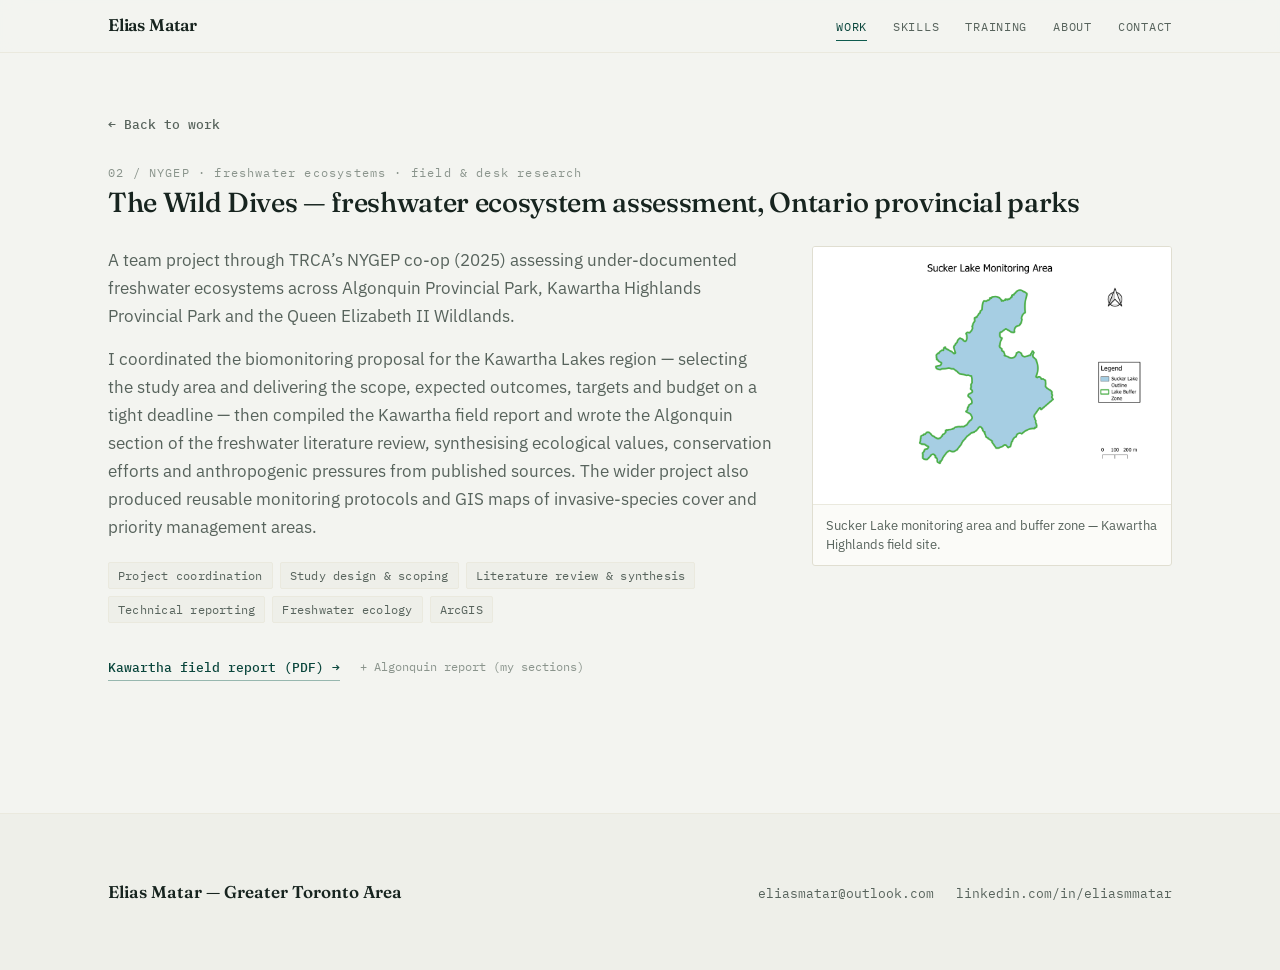
<file: work/nygep.html>
<!DOCTYPE html>
<html lang="en">
<head>
<meta charset="utf-8">
<meta name="viewport" content="width=device-width, initial-scale=1">
<title>The Wild Dives — freshwater ecosystem assessment — Elias Matar</title>
<meta name="description" content="NYGEP co-op: freshwater ecosystem assessment across Algonquin, Kawartha Highlands and the QEII Wildlands.">
<link rel="preconnect" href="https://fonts.googleapis.com">
<link rel="preconnect" href="https://fonts.gstatic.com" crossorigin>
<link rel="stylesheet" href="https://fonts.googleapis.com/css2?family=Fraunces:opsz,wght@9..144,400;9..144,500;9..144,600&family=IBM+Plex+Mono:wght@400;500&family=IBM+Plex+Sans:wght@400;450;500;600&display=swap">
<link rel="stylesheet" href="../assets/style.css">
</head>
<body>
<script>document.documentElement.classList.add('js');</script>

<header>
  <div class="wrap">
    <a class="brand" href="../index.html">Elias Matar</a>
    <nav>
      <a href="../work.html" class="active">Work</a>
      <a href="../skills.html">Skills</a>
      <a href="../training.html">Training</a>
      <a href="../about.html">About</a>
      <a href="../contact.html">Contact</a>
    </nav>
  </div>
</header>

<main>
  <section class="project-page">
    <div class="wrap">
      <a class="back-link reveal" href="../work.html">&larr; Back to work</a>

      <article class="project reveal" style="border-top:0;padding-top:0">
        <div>
          <p class="project__index">02 / NYGEP · freshwater ecosystems · field &amp; desk research</p>
          <h3>The Wild Dives &mdash; freshwater ecosystem assessment, Ontario provincial parks</h3>
        </div>
        <div class="project__cols">
          <div class="project__body">
            <p>A team project through TRCA&rsquo;s NYGEP co-op (2025) assessing under-documented
              freshwater ecosystems across Algonquin Provincial Park, Kawartha Highlands Provincial
              Park and the Queen Elizabeth II Wildlands.</p>
            <p>I coordinated the biomonitoring proposal for the Kawartha Lakes region &mdash;
              selecting the study area and delivering the scope, expected outcomes, targets and
              budget on a tight deadline &mdash; then compiled the Kawartha field report and wrote
              the Algonquin section of the freshwater literature review, synthesising ecological
              values, conservation efforts and anthropogenic pressures from published sources. The
              wider project also produced reusable monitoring protocols and GIS maps of
              invasive-species cover and priority management areas.</p>
            <ul class="tags">
              <li>Project coordination</li><li>Study design &amp; scoping</li>
              <li>Literature review &amp; synthesis</li><li>Technical reporting</li>
              <li>Freshwater ecology</li><li>ArcGIS</li>
            </ul>
          </div>
          <div class="gallery gallery--maps">
            <figure>
              <img src="../assets/nygep-sucker-lake.png" alt="Map of the Sucker Lake monitoring area and lake buffer zone, Kawartha Highlands">
              <figcaption>Sucker Lake monitoring area and buffer zone &mdash; Kawartha Highlands field site.</figcaption>
            </figure>
          </div>
        </div>
        <div class="links">
          <a href="../assets/NYGEP_Kawartha_Park_Report.pdf">Kawartha field report (PDF)</a>
          <a class="subtle" href="../assets/NYGEP_Algonquin_Report_EM.pdf">+ Algonquin report (my sections)</a>
        </div>
      </article>
    </div>
  </section>
</main>

<footer id="contact">
  <div class="wrap">
    <span class="f-name">Elias Matar &mdash; Greater Toronto Area</span>
    <span class="f-links">
      <a href="mailto:eliasmatar@outlook.com">eliasmatar@outlook.com</a>
      <a href="https://www.linkedin.com/in/eliasmmatar">linkedin.com/in/eliasmmatar</a>
    </span>
  </div>
</footer>

<script src="../assets/site.js"></script>
</body>
</html>
</file>
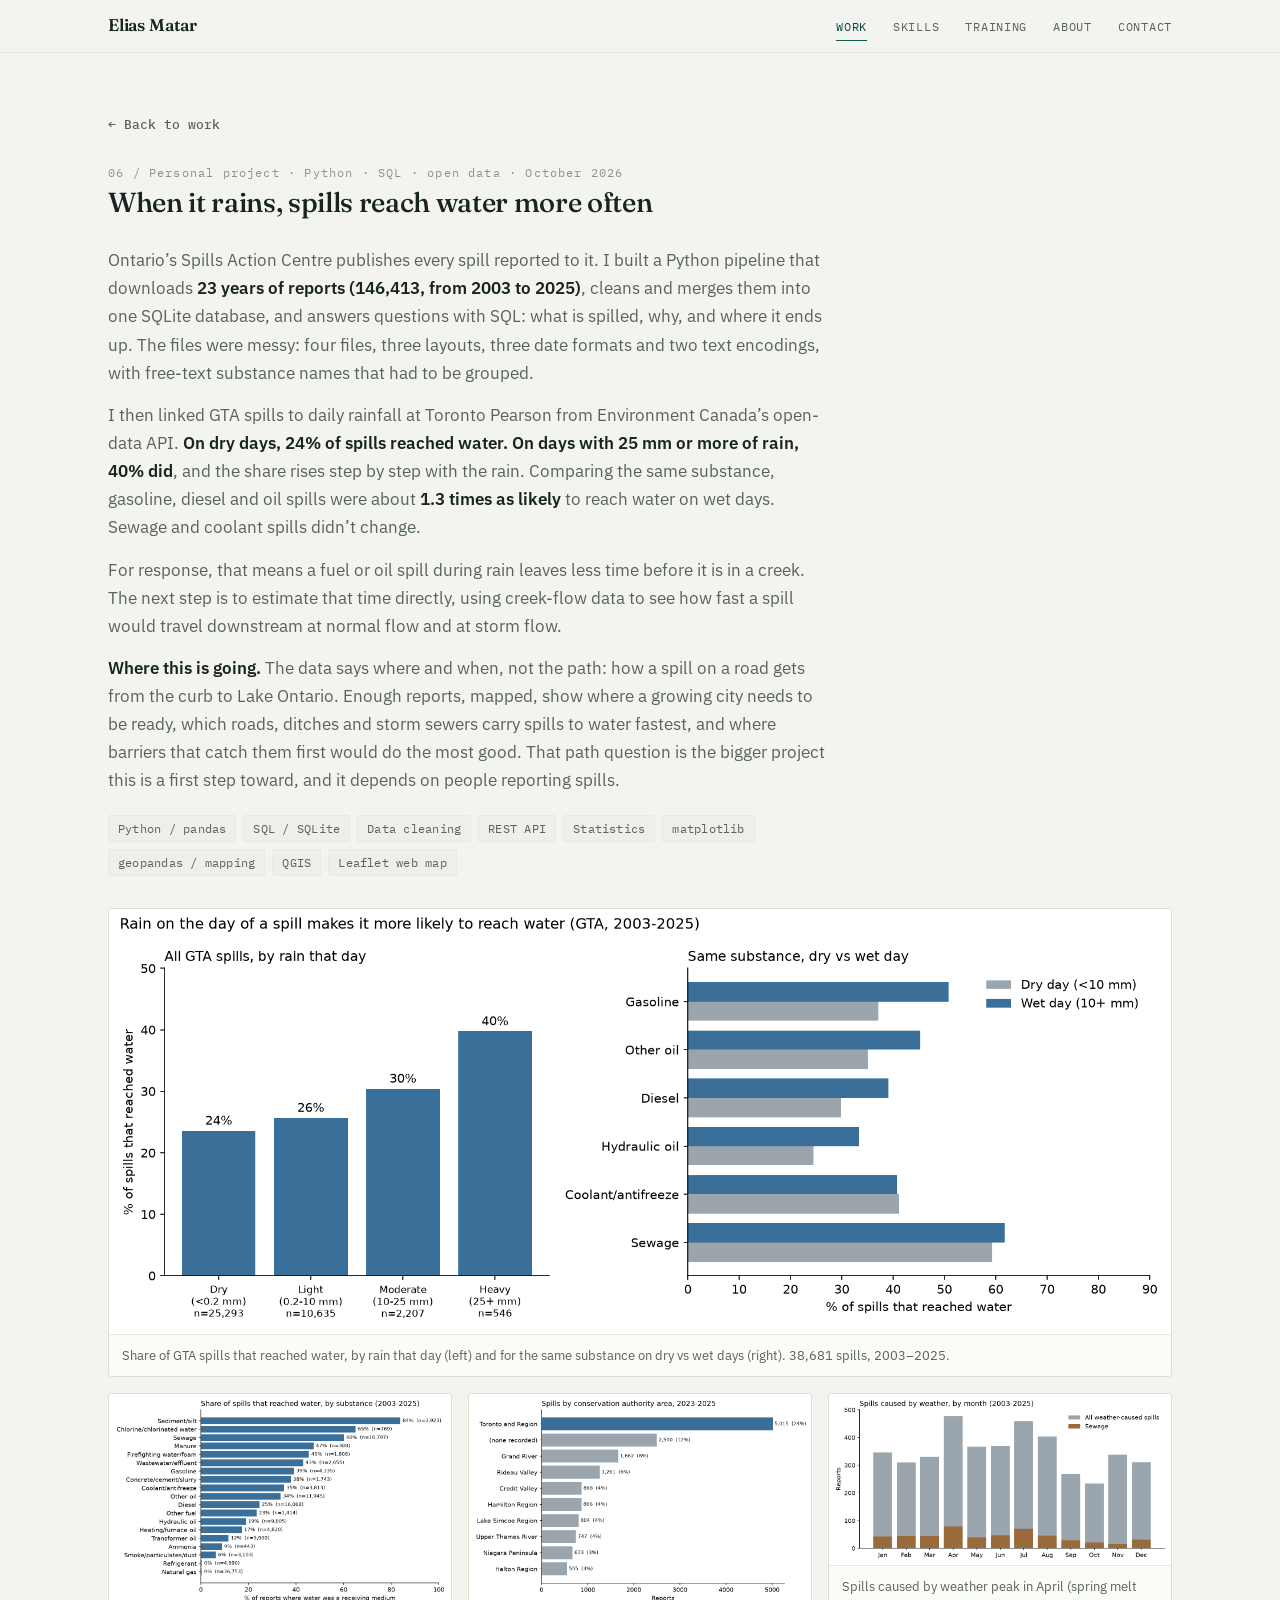
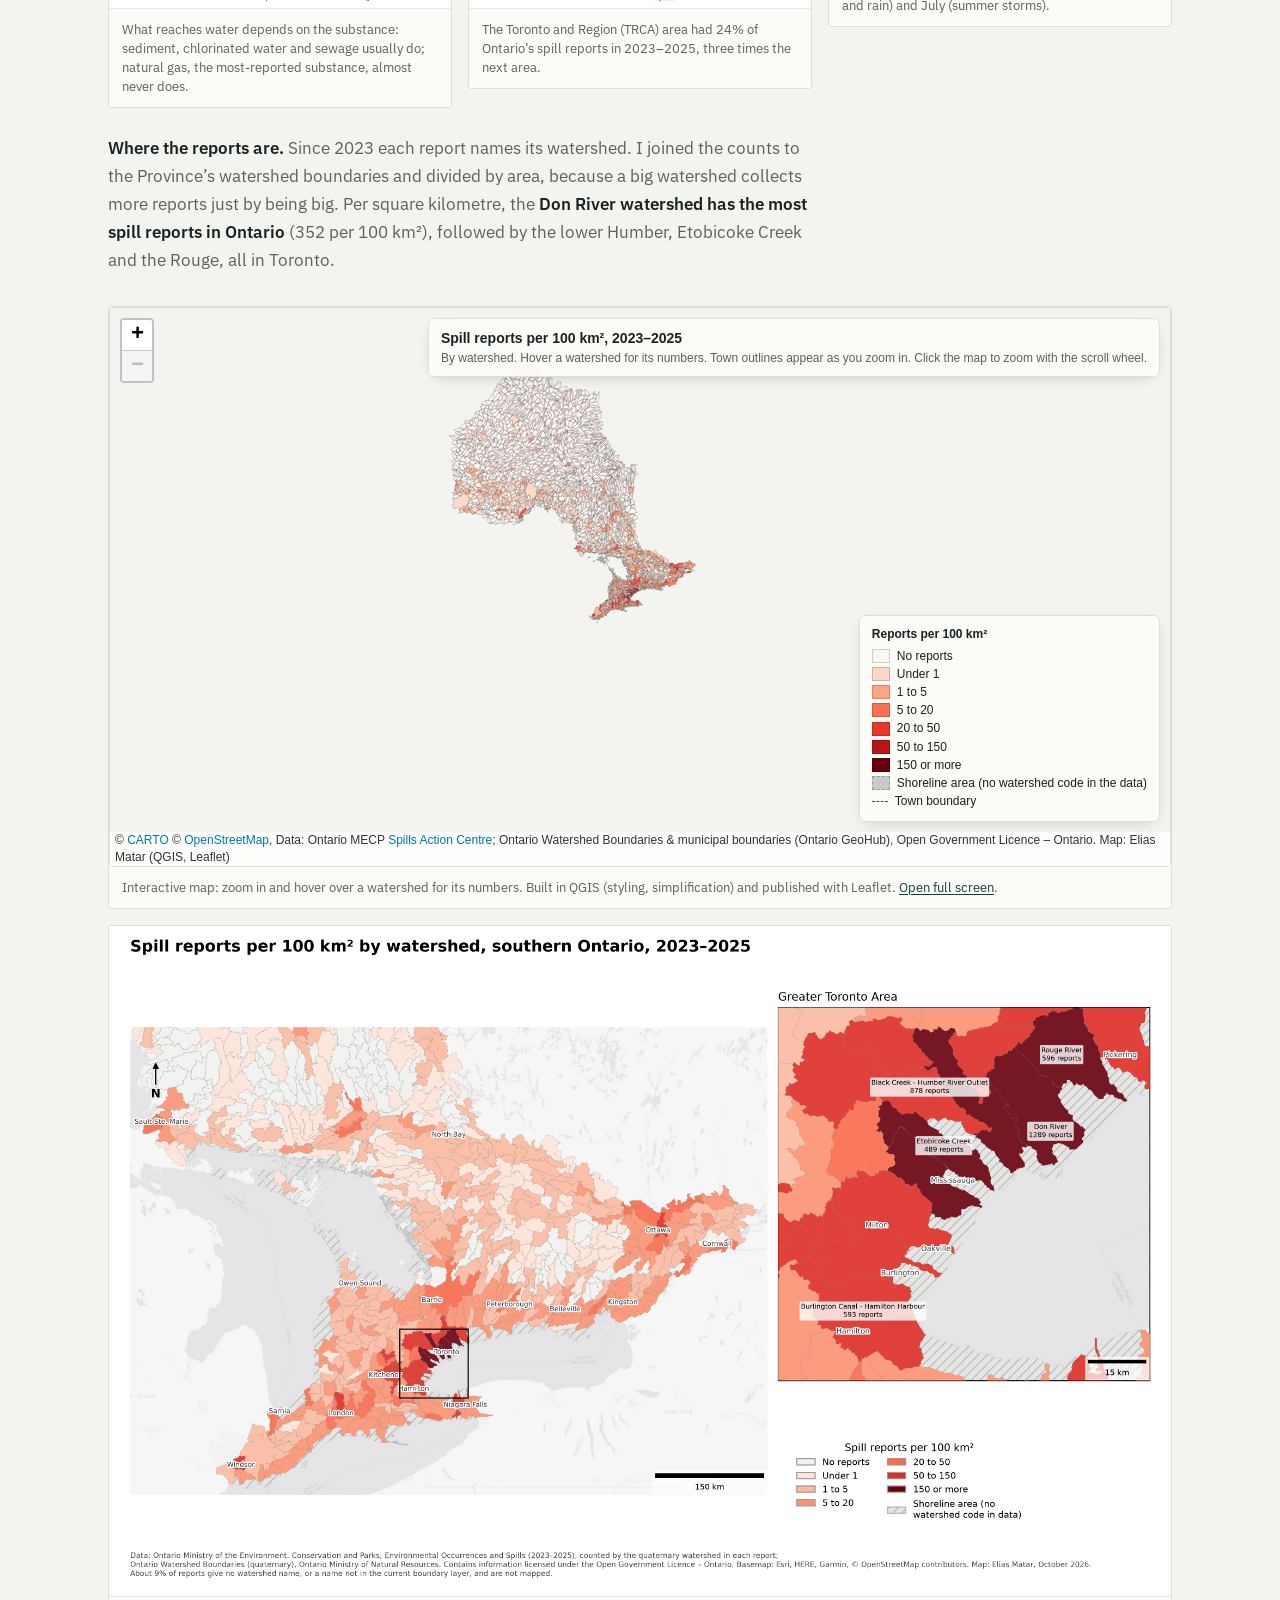
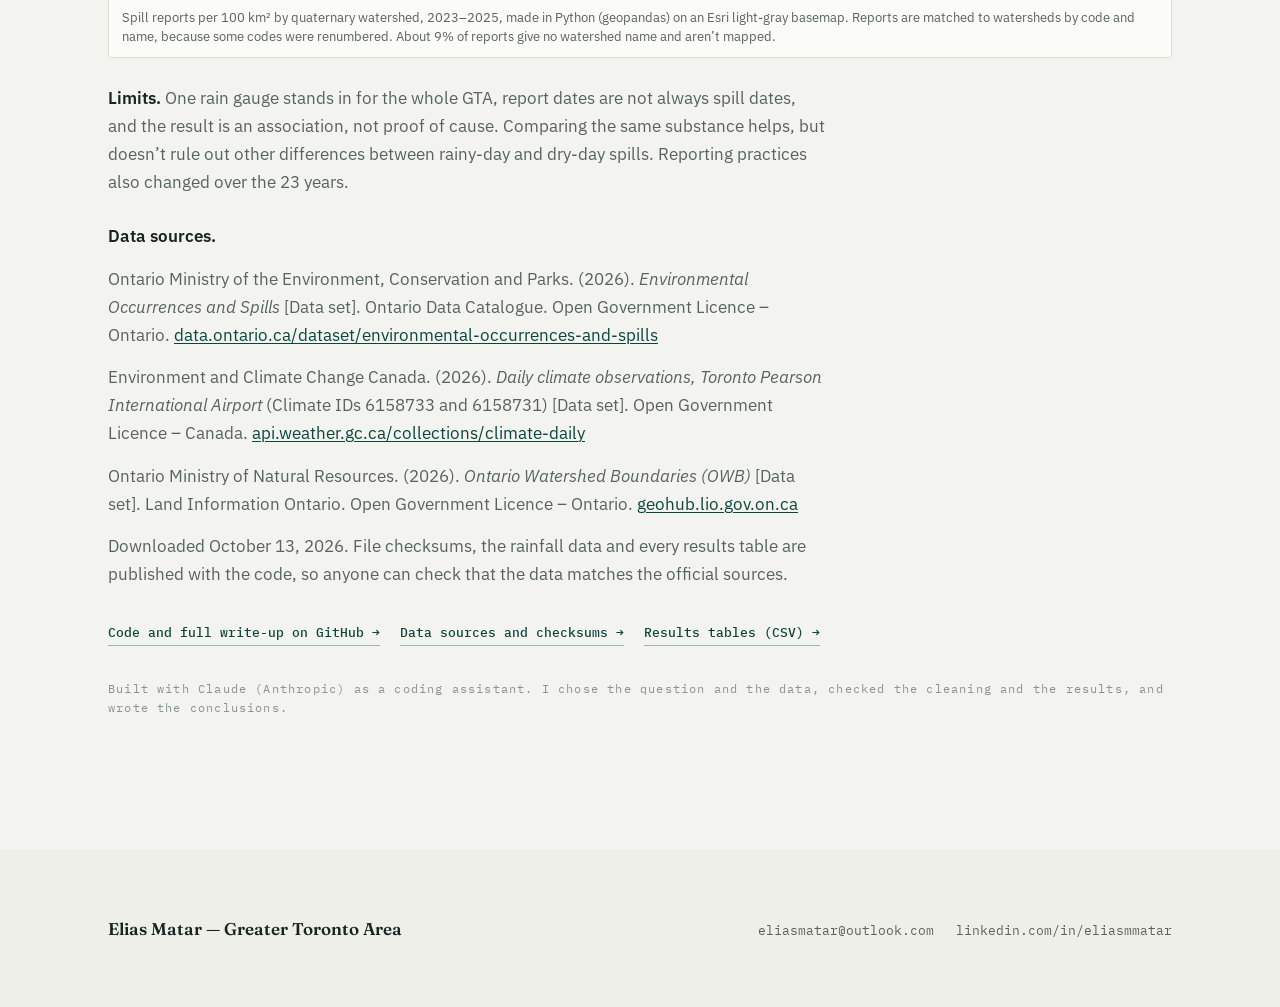
<file: work/ontario-spills.html>
<!DOCTYPE html>
<html lang="en">
<head>
<meta charset="utf-8">
<meta name="viewport" content="width=device-width, initial-scale=1">
<title>Ontario spills and rain — Elias Matar</title>
<meta name="description" content="Python and SQL analysis of 146,000 reports to Ontario's Spills Action Centre (2003–2025), linked to Environment Canada rainfall.">
<link rel="preconnect" href="https://fonts.googleapis.com">
<link rel="preconnect" href="https://fonts.gstatic.com" crossorigin>
<link rel="stylesheet" href="https://fonts.googleapis.com/css2?family=Fraunces:opsz,wght@9..144,400;9..144,500;9..144,600&family=IBM+Plex+Mono:wght@400;500&family=IBM+Plex+Sans:wght@400;450;500;600&display=swap">
<link rel="stylesheet" href="../assets/style.css">
</head>
<body>
<script>document.documentElement.classList.add('js');</script>

<header>
  <div class="wrap">
    <a class="brand" href="../index.html">Elias Matar</a>
    <nav>
      <a href="../work.html" class="active">Work</a>
      <a href="../skills.html">Skills</a>
      <a href="../training.html">Training</a>
      <a href="../about.html">About</a>
      <a href="../contact.html">Contact</a>
    </nav>
  </div>
</header>

<main>
  <section class="project-page">
    <div class="wrap">
      <a class="back-link reveal" href="../work.html">&larr; Back to work</a>

      <article class="project reveal" style="border-top:0;padding-top:0">
        <div>
          <p class="project__index">06 / Personal project · Python · SQL · open data · October 2026</p>
          <h3>When it rains, spills reach water more often</h3>
        </div>
        <div class="project__body">
          <p>Ontario&rsquo;s Spills Action Centre publishes every spill reported to it. I built a
            Python pipeline that downloads <strong>23 years of reports (146,413, from 2003 to 2025)</strong>,
            cleans and merges them into one SQLite database, and answers questions with SQL: what is
            spilled, why, and where it ends up. The files were messy: four files, three layouts,
            three date formats and two text encodings, with free-text substance names that had to be
            grouped.</p>
          <p>I then linked GTA spills to daily rainfall at Toronto Pearson from Environment Canada&rsquo;s
            open-data API. <strong>On dry days, 24% of spills reached water. On days with 25&nbsp;mm or
            more of rain, 40% did</strong>, and the share rises step by step with the rain. Comparing
            the same substance, gasoline, diesel and oil spills were about <strong>1.3 times as likely</strong>
            to reach water on wet days. Sewage and coolant spills didn&rsquo;t change.</p>
          <p>For response, that means a fuel or oil spill during rain leaves less time before it is
            in a creek. The next step is to estimate that time directly, using creek-flow data to
            see how fast a spill would travel downstream at normal flow and at storm flow.</p>
          <p><strong>Where this is going.</strong> The data says where and when, not the path: how a spill on
            a road gets from the curb to Lake Ontario. Enough reports, mapped, show where a growing city needs
            to be ready, which roads, ditches and storm sewers carry spills to water fastest, and where barriers
            that catch them first would do the most good. That path question is the bigger project this is
            a first step toward, and it depends on people reporting spills.</p>
          <ul class="tags">
            <li>Python / pandas</li><li>SQL / SQLite</li><li>Data cleaning</li>
            <li>REST API</li><li>Statistics</li><li>matplotlib</li><li>geopandas / mapping</li><li>QGIS</li><li>Leaflet web map</li>
          </ul>
        </div>

        <div class="gallery">
          <figure style="grid-column:1/-1">
            <img src="../assets/spills-rain-impact.png" alt="Bar charts: share of GTA spills reaching water rises from 24% on dry days to 40% on heavy-rain days; fuel and oil spills are more likely to reach water on wet days">
            <figcaption>Share of GTA spills that reached water, by rain that day (left) and for the same substance on dry vs wet days (right). 38,681 spills, 2003&ndash;2025.</figcaption>
          </figure>
          <figure>
            <img src="../assets/spills-substances.png" alt="Horizontal bar chart of the share of spills reaching water by substance, from sediment at 84% to natural gas near 0%">
            <figcaption>What reaches water depends on the substance: sediment, chlorinated water and sewage usually do; natural gas, the most-reported substance, almost never does.</figcaption>
          </figure>
          <figure>
            <img src="../assets/spills-conservation-authorities.png" alt="Bar chart of spills by conservation authority area, 2023 to 2025, with Toronto and Region highest at 24%">
            <figcaption>The Toronto and Region (TRCA) area had 24% of Ontario&rsquo;s spill reports in 2023&ndash;2025, three times the next area.</figcaption>
          </figure>
          <figure>
            <img src="../assets/spills-weather-month.png" alt="Bar chart of weather-caused spills by month, peaking in April and July">
            <figcaption>Spills caused by weather peak in April (spring melt and rain) and July (summer storms).</figcaption>
          </figure>
        </div>

        <div class="project__body">
          <p><strong>Where the reports are.</strong> Since 2023 each report names its watershed. I joined
            the counts to the Province&rsquo;s watershed boundaries and divided by area, because a big
            watershed collects more reports just by being big. Per square kilometre, the
            <strong>Don River watershed has the most spill reports in Ontario</strong> (352 per 100&nbsp;km&sup2;),
            followed by the lower Humber, Etobicoke Creek and the Rouge, all in Toronto.</p>
        </div>

        <div class="gallery">
          <figure style="grid-column:1/-1">
            <iframe src="spills-map/index.html" title="Interactive map of spill reports per 100 square kilometres by Ontario watershed, 2023 to 2025" loading="lazy" style="display:block;width:100%;height:min(70vh,560px);border:1px solid var(--line);border-radius:4px;background:var(--surface-sunk)"></iframe>
            <figcaption>Interactive map: zoom in and hover over a watershed for its numbers. Built in QGIS (styling, simplification) and published with Leaflet. <a href="spills-map/index.html">Open full screen</a>.</figcaption>
          </figure>
          <figure style="grid-column:1/-1">
            <img src="../assets/spills-watershed-map.png" alt="Map of southern Ontario watersheds shaded by spill reports per 100 square kilometres, darkest in Toronto, with a Greater Toronto Area close-up showing the Don, Humber, Etobicoke and Rouge watersheds above 150 reports per 100 square kilometres">
            <figcaption>Spill reports per 100&nbsp;km&sup2; by quaternary watershed, 2023&ndash;2025, made in Python (geopandas) on an Esri light-gray basemap. Reports are matched to watersheds by code and name, because some codes were renumbered. About 9% of reports give no watershed name and aren&rsquo;t mapped.</figcaption>
          </figure>
        </div>

        <div class="project__body">
          <p><strong>Limits.</strong> One rain gauge stands in for the whole GTA, report dates are not
            always spill dates, and the result is an association, not proof of cause. Comparing the
            same substance helps, but doesn&rsquo;t rule out other differences between rainy-day and
            dry-day spills. Reporting practices also changed over the 23 years.</p>
        </div>

        <div class="project__body">
          <p><strong>Data sources.</strong></p>
          <p>Ontario Ministry of the Environment, Conservation and Parks. (2026). <em>Environmental
            Occurrences and Spills</em> [Data set]. Ontario Data Catalogue. Open Government Licence &ndash; Ontario.
            <a href="https://data.ontario.ca/dataset/environmental-occurrences-and-spills">data.ontario.ca/dataset/environmental-occurrences-and-spills</a></p>
          <p>Environment and Climate Change Canada. (2026). <em>Daily climate observations, Toronto Pearson
            International Airport</em> (Climate IDs 6158733 and 6158731) [Data set]. Open Government Licence &ndash; Canada.
            <a href="https://api.weather.gc.ca/collections/climate-daily">api.weather.gc.ca/collections/climate-daily</a></p>
          <p>Ontario Ministry of Natural Resources. (2026). <em>Ontario Watershed Boundaries (OWB)</em>
            [Data set]. Land Information Ontario. Open Government Licence &ndash; Ontario.
            <a href="https://geohub.lio.gov.on.ca/datasets/mnrf::ontario-watershed-boundaries-owb">geohub.lio.gov.on.ca</a></p>
          <p>Downloaded October 13, 2026. File checksums, the rainfall data and every results table are published
            with the code, so anyone can check that the data matches the official sources.</p>
        </div>

        <div class="links">
          <a href="https://github.com/lyesmatar/eliasmatar/tree/main/code/ontario-spills">Code and full write-up on GitHub</a>
          <a href="https://github.com/lyesmatar/eliasmatar/blob/main/code/ontario-spills/data/SOURCES.md">Data sources and checksums</a>
          <a href="https://github.com/lyesmatar/eliasmatar/tree/main/code/ontario-spills/data/tables">Results tables (CSV)</a>
        </div>
        <p class="project__index" style="margin-top:.4rem">Built with Claude (Anthropic) as a coding assistant. I chose the question and the data, checked the cleaning and the results, and wrote the conclusions.</p>
      </article>
    </div>
  </section>
</main>

<footer id="contact">
  <div class="wrap">
    <span class="f-name">Elias Matar &mdash; Greater Toronto Area</span>
    <span class="f-links">
      <a href="mailto:eliasmatar@outlook.com">eliasmatar@outlook.com</a>
      <a href="https://www.linkedin.com/in/eliasmmatar">linkedin.com/in/eliasmmatar</a>
    </span>
  </div>
</footer>

<script src="../assets/site.js"></script>
</body>
</html>
</file>
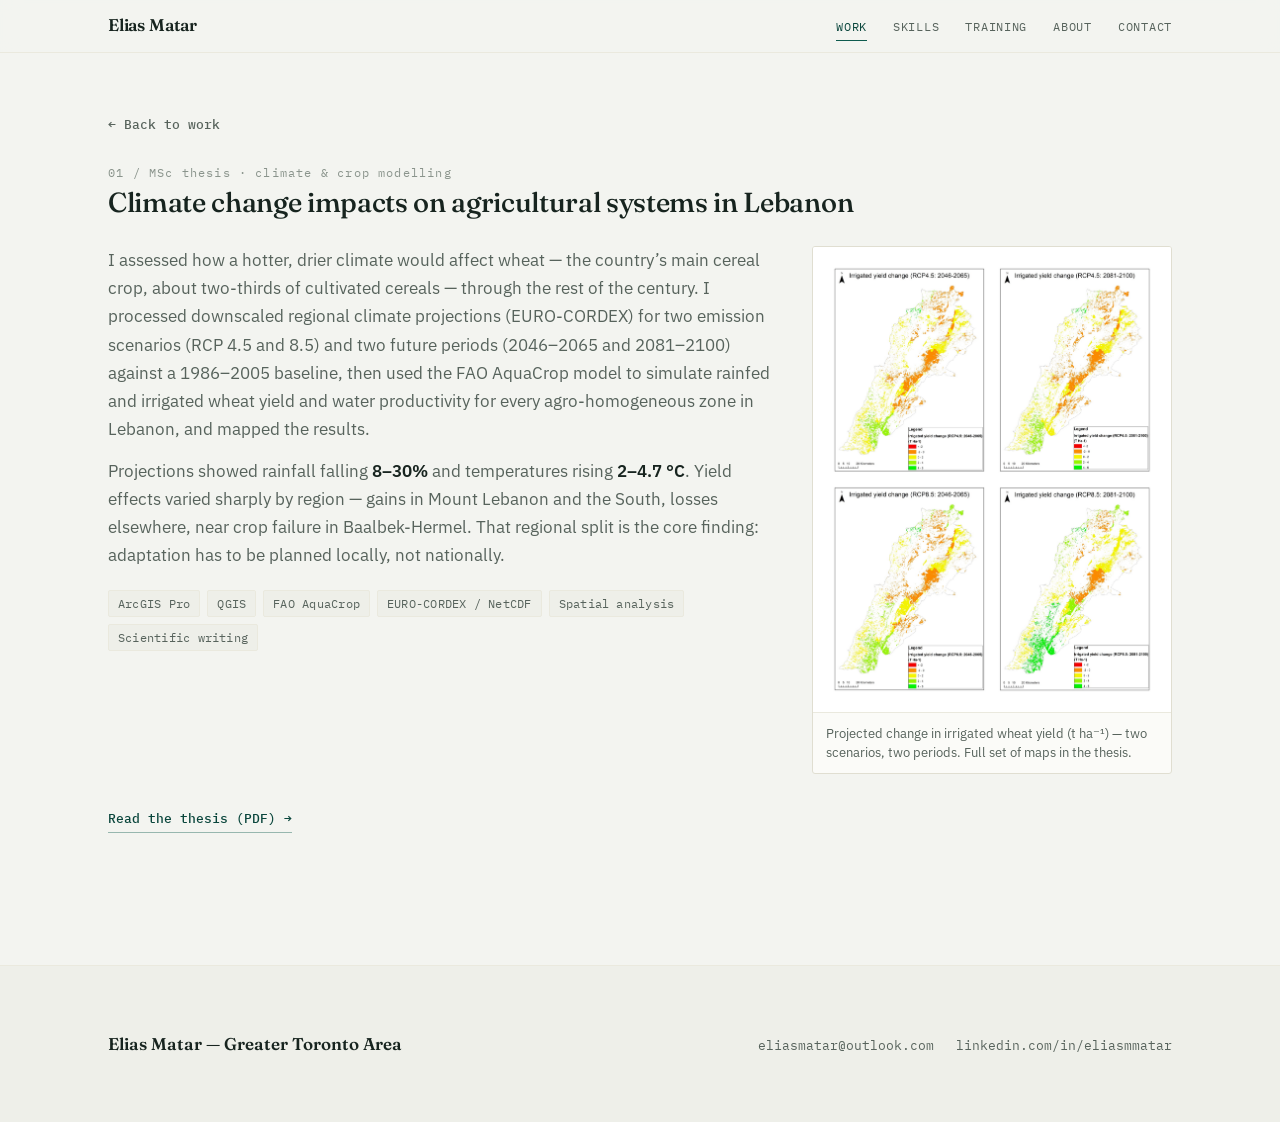
<file: work/thesis.html>
<!DOCTYPE html>
<html lang="en">
<head>
<meta charset="utf-8">
<meta name="viewport" content="width=device-width, initial-scale=1">
<title>Climate change impacts on agricultural systems in Lebanon — Elias Matar</title>
<meta name="description" content="MSc thesis: climate and crop modelling for Lebanese wheat agriculture, EURO-CORDEX + FAO AquaCrop.">
<link rel="preconnect" href="https://fonts.googleapis.com">
<link rel="preconnect" href="https://fonts.gstatic.com" crossorigin>
<link rel="stylesheet" href="https://fonts.googleapis.com/css2?family=Fraunces:opsz,wght@9..144,400;9..144,500;9..144,600&family=IBM+Plex+Mono:wght@400;500&family=IBM+Plex+Sans:wght@400;450;500;600&display=swap">
<link rel="stylesheet" href="../assets/style.css">
</head>
<body>
<script>document.documentElement.classList.add('js');</script>

<header>
  <div class="wrap">
    <a class="brand" href="../index.html">Elias Matar</a>
    <nav>
      <a href="../work.html" class="active">Work</a>
      <a href="../skills.html">Skills</a>
      <a href="../training.html">Training</a>
      <a href="../about.html">About</a>
      <a href="../contact.html">Contact</a>
    </nav>
  </div>
</header>

<main>
  <section class="project-page">
    <div class="wrap">
      <a class="back-link reveal" href="../work.html">&larr; Back to work</a>

      <article class="project reveal" style="border-top:0;padding-top:0">
        <div>
          <p class="project__index">01 / MSc thesis · climate &amp; crop modelling</p>
          <h3>Climate change impacts on agricultural systems in Lebanon</h3>
        </div>
        <div class="project__cols">
          <div class="project__body">
            <p>I assessed how a hotter, drier climate would affect wheat &mdash; the country&rsquo;s
              main cereal crop, about two-thirds of cultivated cereals &mdash; through the rest of
              the century. I processed downscaled regional climate projections (EURO-CORDEX) for
              two emission scenarios (RCP&nbsp;4.5 and 8.5) and two future periods (2046&ndash;2065
              and 2081&ndash;2100) against a 1986&ndash;2005 baseline, then used the FAO AquaCrop
              model to simulate rainfed and irrigated wheat yield and water productivity for every
              agro-homogeneous zone in Lebanon, and mapped the results.</p>
            <p>Projections showed rainfall falling <strong>8&ndash;30%</strong> and temperatures
              rising <strong>2&ndash;4.7&nbsp;&deg;C</strong>. Yield effects varied sharply by
              region &mdash; gains in Mount Lebanon and the South, losses elsewhere, near crop
              failure in Baalbek-Hermel. That regional split is the core finding: adaptation has to
              be planned locally, not nationally.</p>
            <ul class="tags">
              <li>ArcGIS Pro</li><li>QGIS</li><li>FAO AquaCrop</li>
              <li>EURO-CORDEX / NetCDF</li><li>Spatial analysis</li><li>Scientific writing</li>
            </ul>
          </div>
          <div class="gallery gallery--maps">
            <figure>
              <img src="../assets/thesis-yield-change.png" alt="Four maps of projected irrigated wheat yield change across Lebanon, RCP4.5 and RCP8.5, mid- and end-century">
              <figcaption>Projected change in irrigated wheat yield (t&nbsp;ha&#8315;&sup1;) &mdash; two scenarios, two periods. Full set of maps in the thesis.</figcaption>
            </figure>
          </div>
        </div>
        <div class="links">
          <a href="../assets/Elias_Matar_MSc_Thesis.pdf">Read the thesis (PDF)</a>
        </div>
      </article>
    </div>
  </section>
</main>

<footer id="contact">
  <div class="wrap">
    <span class="f-name">Elias Matar &mdash; Greater Toronto Area</span>
    <span class="f-links">
      <a href="mailto:eliasmatar@outlook.com">eliasmatar@outlook.com</a>
      <a href="https://www.linkedin.com/in/eliasmmatar">linkedin.com/in/eliasmmatar</a>
    </span>
  </div>
</footer>

<script src="../assets/site.js"></script>
</body>
</html>
</file>
<file: assets/style.css>
/* ---------- tokens : light (bare :root = the "system" default) ---------- */
:root{
  --paper:#F3F4F0;
  --surface:#FBFBF8;
  --surface-sunk:#EEEFE9;
  --ink:#17241F;
  --ink-soft:#57635C;
  --ink-faint:#8A948C;
  --line:#E0DED1;
  --line-soft:#EAE9DE;
  --pine:#0E5B4E;
  --pine-deep:#0A463C;
  --clay:#B4552F;           /* signal only: live / in-progress */
  --shadow:18px 18px 48px -24px rgba(23,36,31,.28);
  --maxw:1120px;
  --textw:720px;
}
@media (prefers-color-scheme:dark){
  :root:not([data-theme="light"]){
    --paper:#0F1613;
    --surface:#161F1B;
    --surface-sunk:#111815;
    --ink:#ECEFE8;
    --ink-soft:#9BA79E;
    --ink-faint:#6C7A72;
    --line:#293831;
    --line-soft:#1F2A25;
    --pine:#57C6AC;
    --pine-deep:#7CD9C1;
    --clay:#E27B53;
    --shadow:18px 18px 52px -24px rgba(0,0,0,.55);
  }
}
:root[data-theme="dark"]{
  --paper:#0F1613;
  --surface:#161F1B;
  --surface-sunk:#111815;
  --ink:#ECEFE8;
  --ink-soft:#9BA79E;
  --ink-faint:#6C7A72;
  --line:#293831;
  --line-soft:#1F2A25;
  --pine:#57C6AC;
  --pine-deep:#7CD9C1;
  --clay:#E27B53;
  --shadow:18px 18px 52px -24px rgba(0,0,0,.55);
}

/* ---------- reset / base ---------- */
*,*::before,*::after{box-sizing:border-box}
html{scroll-behavior:smooth}
@media (prefers-reduced-motion:reduce){html{scroll-behavior:auto}}
body{
  margin:0;
  background:var(--paper);
  color:var(--ink);
  font-family:"IBM Plex Sans",-apple-system,BlinkMacSystemFont,"Segoe UI",Roboto,Helvetica,Arial,sans-serif;
  font-weight:400;
  font-size:1.0625rem;
  line-height:1.65;
  -webkit-font-smoothing:antialiased;
  text-rendering:optimizeLegibility;
}
h1,h2,h3{
  font-family:"Fraunces","Iowan Old Style",Georgia,serif;
  font-weight:500;
  line-height:1.12;
  letter-spacing:-.012em;
  text-wrap:balance;
  margin:0;
}
p{margin:0}
img{max-width:100%;display:block}
a{color:var(--pine-deep);text-decoration-thickness:1px;text-underline-offset:2px}
a:focus-visible,button:focus-visible{outline:2px solid var(--pine);outline-offset:3px;border-radius:2px}

.wrap{max-width:var(--maxw);margin:0 auto;padding:0 28px}
.eyebrow{
  font-family:"IBM Plex Mono",ui-monospace,SFMono-Regular,Menlo,monospace;
  font-size:.72rem;
  font-weight:500;
  letter-spacing:.16em;
  text-transform:uppercase;
  color:var(--pine);
}

/* ---------- header ---------- */
header{
  position:sticky;top:0;z-index:20;
  background:color-mix(in srgb,var(--paper) 86%,transparent);
  backdrop-filter:blur(10px);
  -webkit-backdrop-filter:blur(10px);
  border-bottom:1px solid var(--line-soft);
}
header .wrap{display:flex;align-items:baseline;justify-content:space-between;padding-block:11px}
.brand{
  font-family:"Fraunces",Georgia,serif;
  font-weight:600;font-size:1.06rem;letter-spacing:-.01em;
  color:var(--ink);text-decoration:none;
}
header nav{display:flex;gap:26px}
header nav a{
  font-family:"IBM Plex Mono",monospace;
  font-size:.76rem;letter-spacing:.06em;text-transform:uppercase;
  color:var(--ink-soft);text-decoration:none;
}
header nav a:hover{color:var(--pine-deep)}
header nav a.active{color:var(--pine-deep)}
header nav a.active::after{content:"";display:block;height:1px;background:var(--pine);margin-top:3px}
@media (max-width:640px){header nav{display:none}}

/* ---------- hero ---------- */
.hero{position:relative;overflow:hidden;border-bottom:1px solid var(--line-soft)}
.hero .topo{
  position:absolute;inset:-10% -5% auto -5%;width:110%;height:150%;
  color:var(--pine);opacity:.10;pointer-events:none;
}
@media (prefers-color-scheme:dark){:root:not([data-theme="light"]) .hero .topo{opacity:.14}}
:root[data-theme="dark"] .hero .topo{opacity:.14}
.hero .wrap{position:relative;padding-block:36px 34px}
.hero-grid{display:grid;grid-template-columns:minmax(0,1fr) minmax(0,1fr);gap:52px;align-items:center}
@media (max-width:880px){.hero-grid{grid-template-columns:1fr;gap:28px}}
.hero h1{
  font-size:clamp(2.6rem,6.4vw,4.75rem);
  font-weight:500;letter-spacing:-.028em;
  margin:.06em 0 0;line-height:1.02;
}
.hero .tagline{
  margin-top:.7rem;font-size:clamp(1.1rem,2.4vw,1.4rem);
  font-weight:500;color:var(--ink);max-width:26ch;
  font-family:"Fraunces",Georgia,serif;letter-spacing:-.01em;
}
.hero .lede{
  margin-top:.7rem;max-width:50ch;
  font-size:1.08rem;line-height:1.5;color:var(--ink-soft);
  font-weight:400;
}
.hero .facts{
  margin-top:1.1rem;display:flex;flex-wrap:wrap;gap:8px 10px;
  font-family:"IBM Plex Mono",monospace;font-size:.74rem;color:var(--ink-faint);
  letter-spacing:.02em;
}
.hero .facts span{white-space:nowrap}
.hero .facts span+span::before{content:"·";margin-right:10px;color:var(--line)}
.cta{margin-top:1.5rem;display:flex;flex-wrap:wrap;gap:12px}
.cta a{
  display:inline-flex;align-items:center;gap:.5em;
  padding:11px 20px;border-radius:2px;
  font-size:.9rem;font-weight:500;text-decoration:none;
  font-family:"IBM Plex Sans",sans-serif;
}
.cta .solid{background:var(--pine);color:#FBFBF8}
.cta .solid:hover{background:var(--pine-deep)}
.cta .outline{border:1px solid var(--line);color:var(--ink)}
.cta .outline:hover{border-color:var(--pine);color:var(--pine-deep)}
@media (prefers-color-scheme:dark){:root:not([data-theme="light"]) .cta .solid{color:#0F1613}}
:root[data-theme="dark"] .cta .solid{color:#0F1613}

/* hero — a loose stack of map prints */
.photostack{
  position:relative;display:block;
  width:100%;height:clamp(320px,38vw,430px);
  transition:transform .3s ease;
}
.photostack:hover{transform:translateY(-3px)}
.photostack img{
  position:absolute;display:block;object-fit:cover;
  border:7px solid #fff;border-radius:2px;background:#fff;
  box-shadow:0 14px 34px -10px rgba(23,36,31,.42);
  transition:transform .35s cubic-bezier(.2,.7,.2,1);
}
.photostack .p1{width:42%;aspect-ratio:3/4;  left:5%; top:7%;  transform:rotate(-9deg); z-index:1}
.photostack .p2{width:40%;aspect-ratio:3/4;  left:40%;top:1%;  transform:rotate(7deg);  z-index:2}
.photostack .p3{width:55%;aspect-ratio:4/3;  left:2%; top:41%; transform:rotate(3deg);  z-index:3}
.photostack .p4{width:50%;aspect-ratio:4/3;  left:35%;top:35%; transform:rotate(-6deg); z-index:4}
.photostack .p5{width:53%;aspect-ratio:4/3;  left:17%;top:19%; transform:rotate(5deg);  z-index:5}
@media (prefers-reduced-motion:no-preference){
  .photostack:hover .p1{transform:rotate(-13deg) translate(-5%,1%)}
  .photostack:hover .p2{transform:rotate(11deg) translate(5%,-2%)}
  .photostack:hover .p4{transform:rotate(-9deg) translate(-2%,3%)}
  .photostack:hover .p5{transform:rotate(2deg) translateY(-4%)}
}
@media (prefers-reduced-motion:reduce){
  .photostack,.photostack img{transition:none}
  .photostack:hover{transform:none}
}
@media (max-width:880px){.photostack{height:clamp(320px,72vw,420px);max-width:460px;margin-inline:auto}}

.scroll-cue-wrap{text-align:center;margin-top:24px}
.scroll-cue{
  display:inline-flex;flex-direction:column;align-items:center;gap:9px;
  text-decoration:none;color:var(--ink-soft);
  font-family:"IBM Plex Mono",monospace;font-size:.72rem;
  letter-spacing:.16em;text-transform:uppercase;
}
.scroll-cue:hover{color:var(--pine-deep)}
.scroll-cue svg{width:24px;height:24px;color:var(--pine);animation:bob 1.9s ease-in-out infinite}
@keyframes bob{0%,100%{transform:translateY(0)}50%{transform:translateY(8px)}}
@media (prefers-reduced-motion:reduce){.scroll-cue svg{animation:none}}

/* click-to-zoom lightbox for work images */
.gallery img,.project__cols .gallery img{cursor:zoom-in}
.lightbox{
  position:fixed;inset:0;z-index:100;
  background:color-mix(in srgb,var(--ink) 90%,#000);
  display:flex;align-items:center;justify-content:center;
  padding:clamp(14px,4vw,56px);cursor:zoom-out;
}
.lightbox[hidden]{display:none}
.lightbox img{
  max-width:100%;max-height:100%;width:auto;height:auto;object-fit:contain;
  border-radius:3px;background:#fff;box-shadow:0 24px 70px -14px rgba(0,0,0,.6);cursor:default;
}
.lightbox__close{
  position:absolute;top:16px;right:22px;
  background:none;border:0;color:#fff;font-size:2rem;line-height:1;cursor:pointer;
}
@media (prefers-reduced-motion:no-preference){.lightbox{animation:lbfade .16s ease}}
@keyframes lbfade{from{opacity:0}to{opacity:1}}

/* ---------- sections ---------- */
section{padding-block:88px;scroll-margin-top:76px}
section+section{border-top:1px solid var(--line-soft)}
.section-head{margin-bottom:52px;max-width:var(--textw)}
.section-head h2{font-size:clamp(1.7rem,3.6vw,2.3rem);margin-top:.35em}
.section-head p{margin-top:.8rem;color:var(--ink-soft)}

/* ---------- work grid (homepage cards) ---------- */
.work-grid{display:grid;grid-template-columns:repeat(auto-fit,minmax(280px,1fr));gap:28px}
.work-card{
  display:flex;flex-direction:column;
  background:var(--surface);border:1px solid var(--line);border-radius:4px;
  overflow:hidden;text-decoration:none;color:inherit;
  transition:transform .25s ease,box-shadow .25s ease,border-color .25s ease;
}
.work-card:hover{transform:translateY(-3px);box-shadow:var(--shadow);border-color:var(--line-soft)}
.work-card .thumb{
  aspect-ratio:4/3;width:100%;overflow:hidden;background:var(--surface-sunk);
  border-bottom:1px solid var(--line-soft);
  display:flex;align-items:center;justify-content:center;
}
.work-card .thumb img{width:100%;height:100%;object-fit:cover}
.work-card--noimg .thumb{
  color:var(--pine);
}
.work-card--noimg .thumb svg{width:40px;height:40px;opacity:.55}
.work-card .work-card__body{padding:20px 22px 22px;display:flex;flex-direction:column;gap:8px;flex:1}
.work-card .project__index{margin:0}
.work-card h3{font-size:1.18rem;margin-top:.05em}
.work-card p{color:var(--ink-soft);font-size:.94rem;line-height:1.5}
.work-card .card-arrow{
  margin-top:auto;padding-top:6px;
  font-family:"IBM Plex Mono",monospace;font-size:.78rem;font-weight:500;
  color:var(--pine-deep);
}
.work-card .card-arrow::after{content:" →"}

/* ---------- project detail page ---------- */
.project-page{padding-block:56px 88px}
.back-link{
  display:inline-flex;align-items:center;gap:.4em;
  font-family:"IBM Plex Mono",monospace;font-size:.8rem;font-weight:500;
  text-decoration:none;color:var(--ink-soft);margin-bottom:28px;
}
.back-link:hover{color:var(--pine-deep)}

/* ---------- projects ---------- */
.project{
  display:grid;gap:26px;
  padding-block:44px;
  border-top:1px solid var(--line);
}
.project:first-of-type{border-top:0;padding-top:0}
.project__index{
  font-family:"IBM Plex Mono",monospace;font-size:.74rem;letter-spacing:.1em;
  color:var(--ink-faint);
}
.project h3{font-size:clamp(1.35rem,2.8vw,1.72rem);margin:.15em 0 .1em}
.project__body{max-width:var(--textw);display:flex;flex-direction:column;gap:.9rem;color:var(--ink-soft)}
.project__body strong{color:var(--ink);font-weight:600}
/* text + a single map side by side */
.project__cols{display:grid;grid-template-columns:1fr minmax(300px,360px);gap:40px;align-items:start}
.project__cols .project__body{max-width:none}
.project__cols .gallery{margin-top:0}
@media (max-width:760px){.project__cols{grid-template-columns:1fr;gap:24px}}

.tags{margin:.4rem 0 0;padding:0;list-style:none;display:flex;flex-wrap:wrap;gap:7px}
.tags li{
  font-family:"IBM Plex Mono",monospace;font-size:.72rem;letter-spacing:.02em;
  color:var(--ink-soft);
  background:var(--surface-sunk);
  border:1px solid var(--line-soft);
  border-radius:2px;padding:3px 9px;
}

.links{margin-top:.5rem;display:flex;flex-wrap:wrap;gap:20px}
.links a.subtle{color:var(--ink-faint);font-size:.74rem;font-weight:400;border-bottom-color:transparent}
.links a.subtle:hover{color:var(--pine-deep)}
.links a.subtle::after{content:""}
.links a{
  font-family:"IBM Plex Mono",monospace;font-size:.8rem;font-weight:500;
  text-decoration:none;color:var(--pine-deep);
  border-bottom:1px solid color-mix(in srgb,var(--pine) 40%,transparent);
  padding-bottom:2px;
}
.links a:hover{border-bottom-color:var(--pine)}
.links a::after{content:" →"}

.gallery{
  display:grid;grid-template-columns:repeat(auto-fit,minmax(258px,1fr));
  gap:16px;margin-top:6px;align-items:start;
}
.gallery figure{
  margin:0;background:var(--surface);
  border:1px solid var(--line);border-radius:3px;overflow:hidden;
  transition:transform .25s ease,box-shadow .25s ease;
}
.gallery figure:hover{transform:translateY(-3px);box-shadow:var(--shadow)}
.gallery img{width:100%;height:auto;display:block;background:#fff;border-bottom:1px solid var(--line-soft)}
/* maps: show the whole frame, don't crop */
.gallery--maps img{padding:6px}
.gallery figcaption{
  padding:11px 13px;font-size:.82rem;line-height:1.45;color:var(--ink-soft);
}
@media (prefers-reduced-motion:reduce){.gallery figure{transition:none}}

/* embedded interactive map */
.mapframe{
  border:1px solid var(--line);border-radius:3px;overflow:hidden;background:var(--surface);
}
.mapframe iframe{display:block;width:100%;height:clamp(360px,58vh,520px);border:0}
.mapframe figcaption{padding:11px 13px;font-size:.82rem;color:var(--ink-soft)}

/* ---------- skills ---------- */
.cols{display:grid;grid-template-columns:repeat(auto-fit,minmax(210px,1fr));gap:36px 32px}
.cols h3{
  font-family:"IBM Plex Mono",monospace;font-size:.78rem;font-weight:500;
  letter-spacing:.1em;text-transform:uppercase;color:var(--pine);
  padding-bottom:10px;border-bottom:1px solid var(--line);margin-bottom:14px;
}
.cols ul{margin:0;padding:0;list-style:none;font-size:.96rem}
.cols li{padding:5px 0;color:var(--ink-soft)}

/* ---------- certifications ---------- */
.certs{list-style:none;margin:0;padding:0;max-width:var(--textw)}
.certs li{
  display:flex;justify-content:space-between;gap:20px;align-items:baseline;
  padding:15px 0;border-bottom:1px solid var(--line);
}
.certs li:last-child{border-bottom:0}
.certs .c-name{color:var(--ink);font-weight:500}
.certs .c-org{color:var(--ink-soft);font-size:.92rem}
.certs .c-year{
  font-family:"IBM Plex Mono",monospace;font-size:.8rem;color:var(--ink-faint);
  flex-shrink:0;font-variant-numeric:tabular-nums;
}

/* ---------- about ---------- */
.about p{max-width:60ch;color:var(--ink-soft);font-size:1.08rem;line-height:1.7}

/* ---------- footer ---------- */
footer{padding-block:64px;border-top:1px solid var(--line-soft);background:var(--surface-sunk);scroll-margin-top:76px}
footer .wrap{display:flex;flex-wrap:wrap;justify-content:space-between;gap:16px;align-items:baseline}
footer .f-name{font-family:"Fraunces",Georgia,serif;font-weight:600;color:var(--ink)}
footer a{
  font-family:"IBM Plex Mono",monospace;font-size:.82rem;color:var(--ink-soft);
  text-decoration:none;margin-left:18px;
}
footer a:first-of-type{margin-left:0}
footer a:hover{color:var(--pine-deep)}
footer .f-links{display:flex;flex-wrap:wrap;gap:0 4px}

/* ---------- editor notes (provisional — delete when resolved) ---------- */
.note{
  max-width:var(--textw);
  margin-top:.4rem;
  display:flex;gap:12px;
  padding:11px 14px;
  background:color-mix(in srgb,var(--clay) 8%,var(--surface));
  border:1px solid color-mix(in srgb,var(--clay) 28%,transparent);
  border-left:3px solid var(--clay);
  border-radius:2px;
  font-size:.86rem;line-height:1.5;color:var(--ink-soft);
}
.note::before{
  content:"EDIT";flex-shrink:0;
  font-family:"IBM Plex Mono",monospace;font-size:.68rem;font-weight:500;
  letter-spacing:.1em;color:var(--clay);padding-top:.15em;
}
.note code{
  font-family:"IBM Plex Mono",monospace;font-size:.85em;
  background:var(--surface-sunk);padding:1px 4px;border-radius:2px;
}

/* ---------- scroll reveal (additive; no-JS shows everything) ---------- */
.js .reveal{opacity:0;transform:translateY(14px)}
.js .reveal.in{opacity:1;transform:none;transition:opacity .6s ease,transform .6s ease}
@media (prefers-reduced-motion:reduce){
  .js .reveal{opacity:1;transform:none}
  .js .reveal.in{transition:none}
}
</file>
